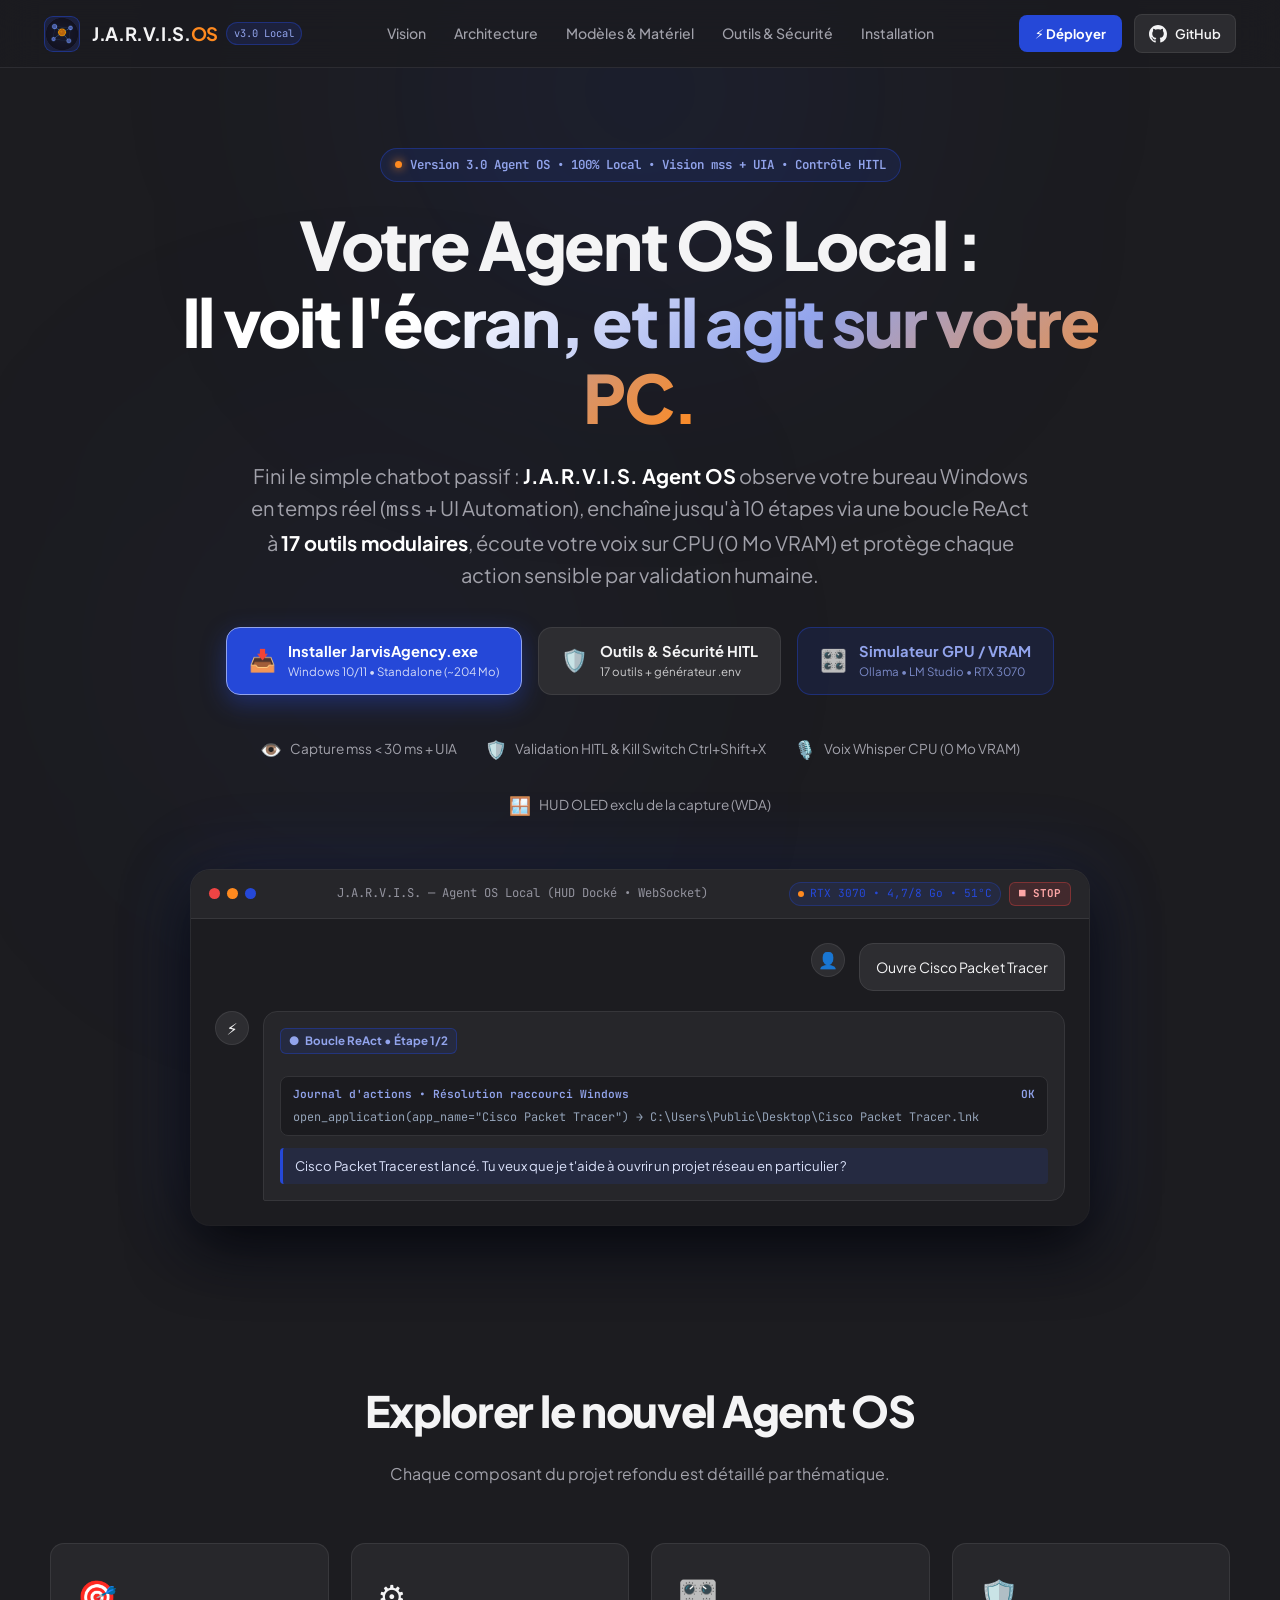
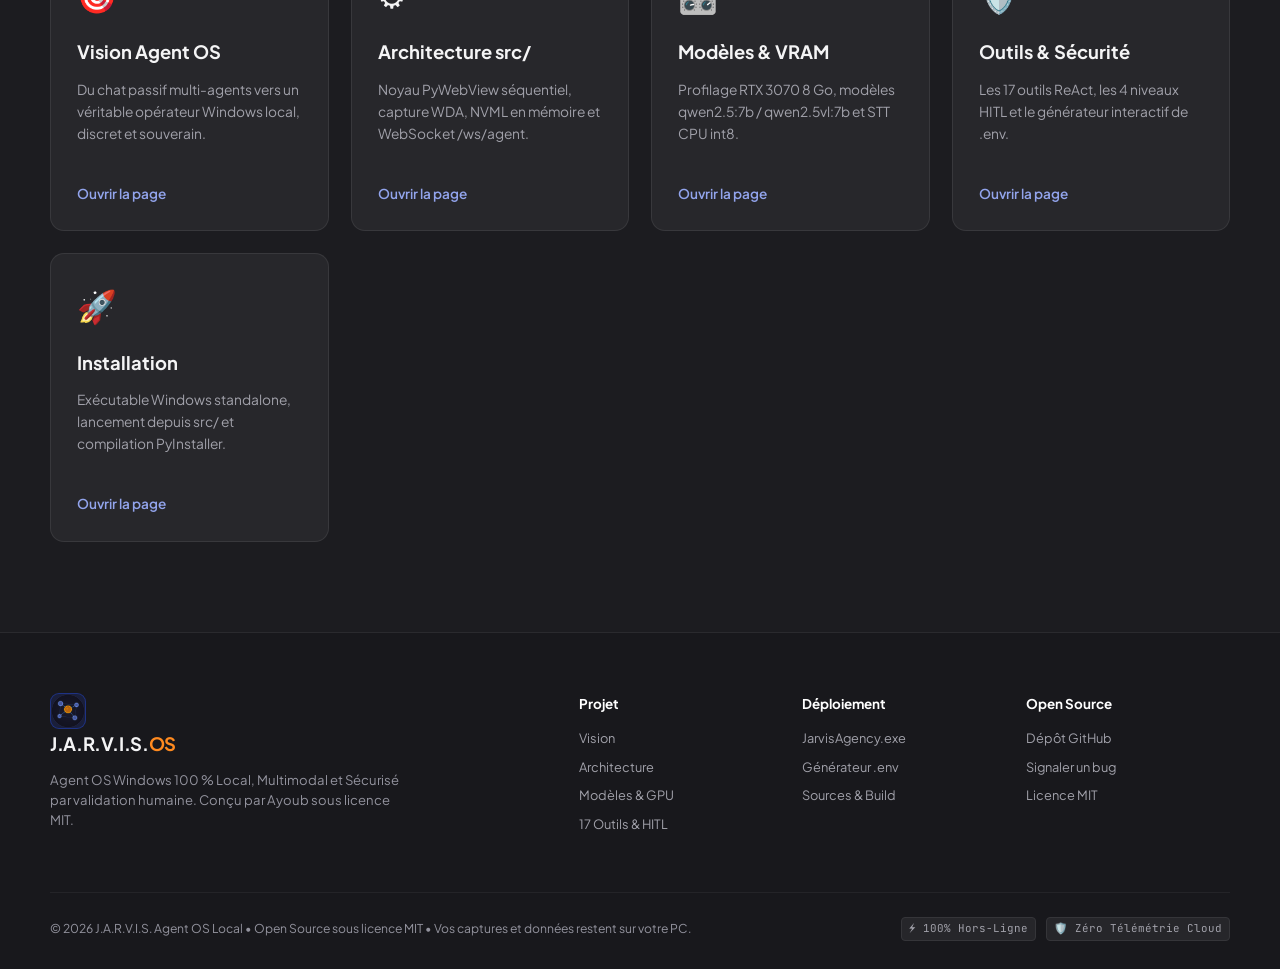
<file: index.html>
<!DOCTYPE html>
<html lang="fr" class="dark">
<head>
    <meta charset="UTF-8">
    <meta name="viewport" content="width=device-width, initial-scale=1.0">
    <title>J.A.R.V.I.S. — Agent OS Local Windows 100% Privé</title>
    <meta name="description" content="Agent OS Windows autonome 100% local : capture écran mss + UI Automation, boucle ReAct à 17 outils, voix CPU Faster-Whisper, validation HITL et Kill Switch Ctrl+Shift+X.">
    <meta name="theme-color" content="#1C1C20">
    <link rel="icon" type="image/png" href="assets/favicon.png">
    <link rel="preconnect" href="https://fonts.googleapis.com">
    <link rel="preconnect" href="https://fonts.gstatic.com" crossorigin>
    <link href="https://fonts.googleapis.com/css2?family=Plus+Jakarta+Sans:wght@300;400;500;600;700;800&family=JetBrains+Mono:wght@400;500;600;700&display=swap" rel="stylesheet">
    <link rel="stylesheet" href="style.css">
</head>
<body>

    <div class="ambient-glow glow-top"></div>
    <div class="ambient-glow glow-center"></div>

    <header class="site-header">
        <div class="header-container">
            <a href="index.html" class="brand-link">
                <div class="brand-logo-wrap">
                    <img src="assets/logo.png" alt="Logo J.A.R.V.I.S. Agent OS" class="brand-logo-img">
                </div>
                <div class="brand-text">
                    <span class="brand-name">J.A.R.V.I.S.<span class="text-accent">OS</span></span>
                    <span class="brand-badge">v3.0 Local</span>
                </div>
            </a>

            <nav class="desktop-nav" aria-label="Navigation principale">
                <a href="vision.html" class="nav-item">Vision</a>
                <a href="architecture.html" class="nav-item">Architecture</a>
                <a href="materiel.html" class="nav-item">Modèles & Matériel</a>
                <a href="outils.html" class="nav-item">Outils & Sécurité</a>
                <a href="installation.html" class="nav-item">Installation</a>
            </nav>

            <div class="header-actions">
                <a href="installation.html" class="btn-header-cta"><span>⚡ Déployer</span></a>
                <a href="https://github.com" target="_blank" rel="noopener noreferrer" class="btn-github">
                    <svg viewBox="0 0 24 24" width="18" height="18" fill="currentColor" aria-hidden="true"><path d="M12 0C5.37 0 0 5.37 0 12c0 5.31 3.435 9.795 8.205 11.385.6.105.825-.255.825-.57 0-.285-.015-1.23-.015-2.235-3.015.555-3.795-.735-4.035-1.41-.135-.345-.72-1.41-1.23-1.695-.42-.225-1.02-.78-.015-.795.945-.015 1.62.87 1.845 1.23 1.08 1.815 2.805 1.305 3.495.99.105-.78.42-1.305.765-1.605-2.67-.3-5.46-1.335-5.46-5.925 0-1.305.465-2.385 1.23-3.225-.12-.3-.54-1.53.12-3.18 0 0 1.005-.315 3.3 1.23.96-.27 1.98-.405 3-.405s2.04.135 3 .405c2.295-1.56 3.3-1.23 3.3-1.23.66 1.65.24 2.88.12 3.18.765.84 1.23 1.905 1.23 3.225 0 4.605-2.805 5.625-5.475 5.925.435.375.81 1.095.81 2.22 0 1.605-.015 2.895-.015 3.3 0 .315.225.69.825.57A12.02 12.02 0 0024 12c0-6.63-5.37-12-12-12z"/></svg>
                    <span>GitHub</span>
                </a>
            </div>

            <button type="button" class="mobile-toggle" id="btnMobileToggle" aria-label="Ouvrir le menu" aria-expanded="false" aria-controls="mobileNav">
                <span></span><span></span><span></span>
            </button>
        </div>
        <nav class="mobile-nav" id="mobileNav" aria-label="Menu mobile" hidden>
            <a href="vision.html" class="mobile-nav-item">Vision</a>
            <a href="architecture.html" class="mobile-nav-item">Architecture</a>
            <a href="materiel.html" class="mobile-nav-item">Modèles & Matériel</a>
            <a href="outils.html" class="mobile-nav-item">Outils & Sécurité</a>
            <a href="installation.html" class="mobile-nav-item">Installation</a>
            <a href="installation.html" class="mobile-nav-cta">⚡ Déployer</a>
        </nav>
    </header>

    <main>
        <section class="hero-section">
            <div class="hero-container">
                <div class="hero-badge">
                    <span class="badge-dot"></span>
                    <span>Version 3.0 Agent OS • 100% Local • Vision mss + UIA • Contrôle HITL</span>
                </div>

                <h1 class="hero-title">
                    Votre Agent OS Local : <br>
                    <span class="text-gradient">Il voit l'écran, et il agit sur votre PC.</span>
                </h1>

                <p class="hero-subtitle">
                    Fini le simple chatbot passif : <strong>J.A.R.V.I.S. Agent OS</strong> observe votre bureau Windows en temps réel (<code>mss</code> + UI Automation), enchaîne jusqu'à 10 étapes via une boucle ReAct à <strong>17 outils modulaires</strong>, écoute votre voix sur CPU (0 Mo VRAM) et protège chaque action sensible par validation humaine.
                </p>

                <div class="hero-cta-group">
                    <a href="installation.html" class="btn-primary-hero">
                        <span class="cta-icon">📥</span>
                        <span class="cta-text">
                            <strong>Installer JarvisAgency.exe</strong>
                            <small>Windows 10/11 • Standalone (~204 Mo)</small>
                        </span>
                    </a>
                    <a href="outils.html" class="btn-secondary-hero">
                        <span class="cta-icon">🛡️</span>
                        <span class="cta-text">
                            <strong>Outils & Sécurité HITL</strong>
                            <small>17 outils + générateur .env</small>
                        </span>
                    </a>
                    <a href="materiel.html" class="btn-mobile-hero">
                        <span class="cta-icon">🎛️</span>
                        <span class="cta-text">
                            <strong>Simulateur GPU / VRAM</strong>
                            <small>Ollama • LM Studio • RTX 3070</small>
                        </span>
                    </a>
                </div>

                <div class="hero-keypoints">
                    <div class="keypoint-item">
                        <span class="kp-icon">👁️</span>
                        <span>Capture mss &lt; 30 ms + UIA</span>
                    </div>
                    <div class="keypoint-item">
                        <span class="kp-icon">🛡️</span>
                        <span>Validation HITL & Kill Switch Ctrl+Shift+X</span>
                    </div>
                    <div class="keypoint-item">
                        <span class="kp-icon">🎙️</span>
                        <span>Voix Whisper CPU (0 Mo VRAM)</span>
                    </div>
                    <div class="keypoint-item">
                        <span class="kp-icon">🪟</span>
                        <span>HUD OLED exclu de la capture (WDA)</span>
                    </div>
                </div>

                <!-- LIVE INTERACTIVE AGENT OS HUD MOCKUP -->
                <div class="hero-mockup-wrapper">
                    <div class="mockup-window">
                        <div class="mockup-topbar">
                            <div class="window-dots">
                                <span class="dot red"></span>
                                <span class="dot yellow"></span>
                                <span class="dot green"></span>
                            </div>
                            <div class="mockup-title">J.A.R.V.I.S. — Agent OS Local (HUD Docké • WebSocket)</div>
                            <div style="display:flex;align-items:center;gap:8px;">
                                <div class="mockup-status-pill">
                                    <span class="pulse-green"></span>
                                    <span>RTX 3070 • 4,7/8 Go • 51°C</span>
                                </div>
                                <span class="hero-mockup-stop">■ STOP</span>
                            </div>
                        </div>

                        <div class="mockup-chat-body" id="heroChatBody">
                            <div class="mockup-msg user">
                                <div class="msg-avatar-chip">👤</div>
                                <div class="msg-bubble">Ouvre Cisco Packet Tracer</div>
                            </div>

                            <div class="mockup-msg assistant">
                                <div class="msg-avatar-chip">⚡</div>
                                <div class="msg-bubble">
                                    <div class="auto-route-badge-demo">
                                        <span class="bolt">●</span>
                                        <span><strong>Boucle ReAct • Étape 1/2</strong></span>
                                    </div>
                                    <div class="action-log-preview">
                                        <div class="action-log-head"><span>Journal d'actions • Résolution raccourci Windows</span><span>OK</span></div>
                                        <div>open_application(app_name="Cisco Packet Tracer") → C:\Users\Public\Desktop\Cisco Packet Tracer.lnk</div>
                                    </div>
                                    <p class="alert-success">Cisco Packet Tracer est lancé. Tu veux que je t'aide à ouvrir un projet réseau en particulier ?</p>
                                </div>
                            </div>
                        </div>
                    </div>
                </div>
            </div>
        </section>

        <section class="section-block page-explore">
            <div class="section-container">
                <div class="section-head text-center">
                    <h2 class="section-title">Explorer le nouvel Agent OS</h2>
                    <p class="section-desc">Chaque composant du projet refondu est détaillé par thématique.</p>
                </div>
                <div class="arch-grid">
                    <a href="vision.html" class="arch-card page-link-card">
                        <div class="arch-card-icon">🎯</div>
                        <h3 class="arch-card-title">Vision Agent OS</h3>
                        <p class="arch-card-text">Du chat passif multi-agents vers un véritable opérateur Windows local, discret et souverain.</p>
                        <span class="page-link-go">Ouvrir la page</span>
                    </a>
                    <a href="architecture.html" class="arch-card page-link-card">
                        <div class="arch-card-icon">⚙️</div>
                        <h3 class="arch-card-title">Architecture src/</h3>
                        <p class="arch-card-text">Noyau PyWebView séquentiel, capture WDA, NVML en mémoire et WebSocket /ws/agent.</p>
                        <span class="page-link-go">Ouvrir la page</span>
                    </a>
                    <a href="materiel.html" class="arch-card page-link-card">
                        <div class="arch-card-icon">🎛️</div>
                        <h3 class="arch-card-title">Modèles & VRAM</h3>
                        <p class="arch-card-text">Profilage RTX 3070 8 Go, modèles qwen2.5:7b / qwen2.5vl:7b et STT CPU int8.</p>
                        <span class="page-link-go">Ouvrir la page</span>
                    </a>
                    <a href="outils.html" class="arch-card page-link-card">
                        <div class="arch-card-icon">🛡️</div>
                        <h3 class="arch-card-title">Outils & Sécurité</h3>
                        <p class="arch-card-text">Les 17 outils ReAct, les 4 niveaux HITL et le générateur interactif de .env.</p>
                        <span class="page-link-go">Ouvrir la page</span>
                    </a>
                    <a href="installation.html" class="arch-card page-link-card">
                        <div class="arch-card-icon">🚀</div>
                        <h3 class="arch-card-title">Installation</h3>
                        <p class="arch-card-text">Exécutable Windows standalone, lancement depuis src/ et compilation PyInstaller.</p>
                        <span class="page-link-go">Ouvrir la page</span>
                    </a>
                </div>
            </div>
        </section>
    </main>

    <footer class="site-footer">
        <div class="footer-container">
            <div class="footer-top">
                <div class="footer-brand">
                    <div class="brand-logo-wrap">
                        <img src="assets/logo.png" alt="Logo J.A.R.V.I.S. Agent OS" class="brand-logo-img">
                    </div>
                    <span class="brand-name">J.A.R.V.I.S.<span class="text-accent">OS</span></span>
                    <p class="footer-tagline">Agent OS Windows 100 % Local, Multimodal et Sécurisé par validation humaine. Conçu par Ayoub sous licence MIT.</p>
                </div>

                <div class="footer-links-group">
                    <div class="footer-col">
                        <h4>Projet</h4>
                        <a href="vision.html">Vision</a>
                        <a href="architecture.html">Architecture</a>
                        <a href="materiel.html">Modèles & GPU</a>
                        <a href="outils.html">17 Outils & HITL</a>
                    </div>
                    <div class="footer-col">
                        <h4>Déploiement</h4>
                        <a href="installation.html">JarvisAgency.exe</a>
                        <a href="outils.html#env-config">Générateur .env</a>
                        <a href="installation.html">Sources & Build</a>
                    </div>
                    <div class="footer-col">
                        <h4>Open Source</h4>
                        <a href="https://github.com" target="_blank" rel="noopener">Dépôt GitHub</a>
                        <a href="https://github.com" target="_blank" rel="noopener">Signaler un bug</a>
                        <a href="LICENSE" target="_blank" rel="noopener">Licence MIT</a>
                    </div>
                </div>
            </div>

            <div class="footer-bottom">
                <p>© 2026 J.A.R.V.I.S. Agent OS Local • Open Source sous licence MIT • Vos captures et données restent sur votre PC.</p>
                <div class="footer-meta-badges">
                    <span class="badge-mini">⚡ 100% Hors-Ligne</span>
                    <span class="badge-mini">🛡️ Zéro Télémétrie Cloud</span>
                </div>
            </div>
        </div>
    </footer>

    <script src="app.js"></script>
</body>
</html>
</file>
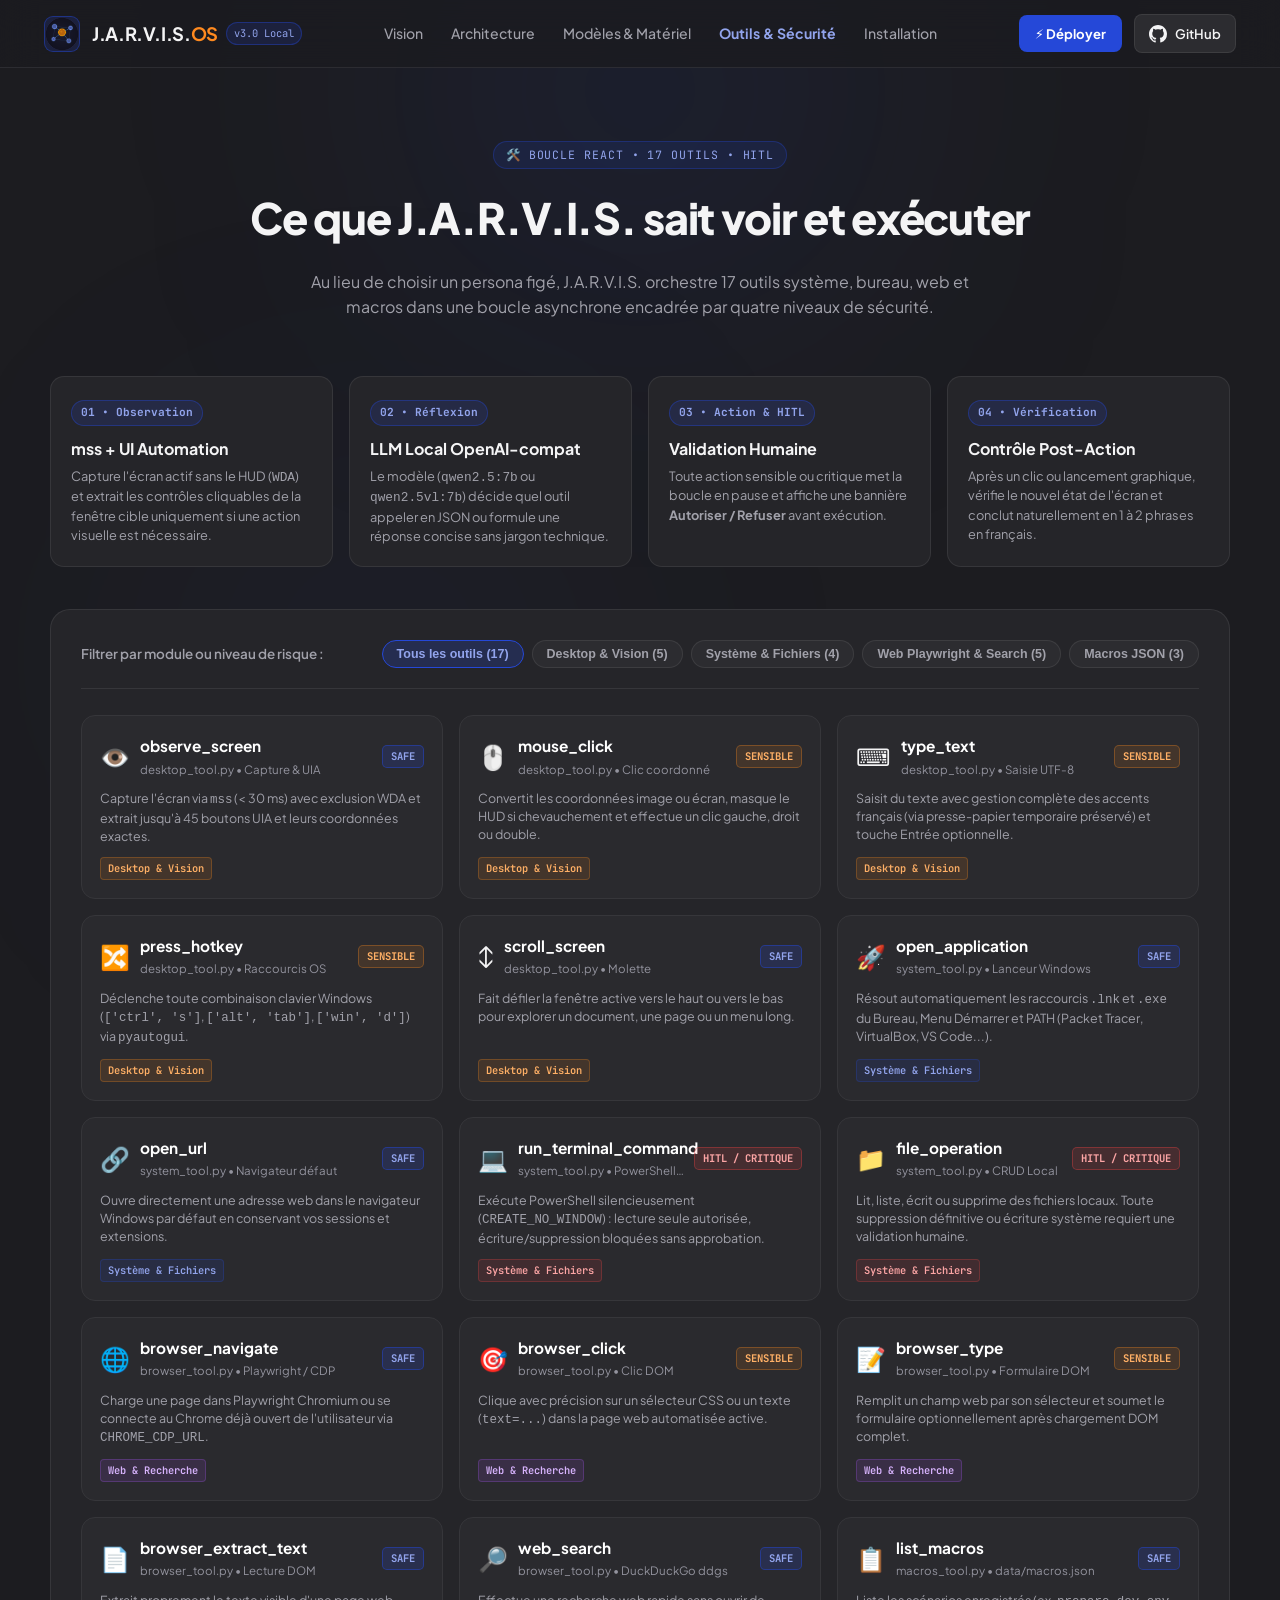
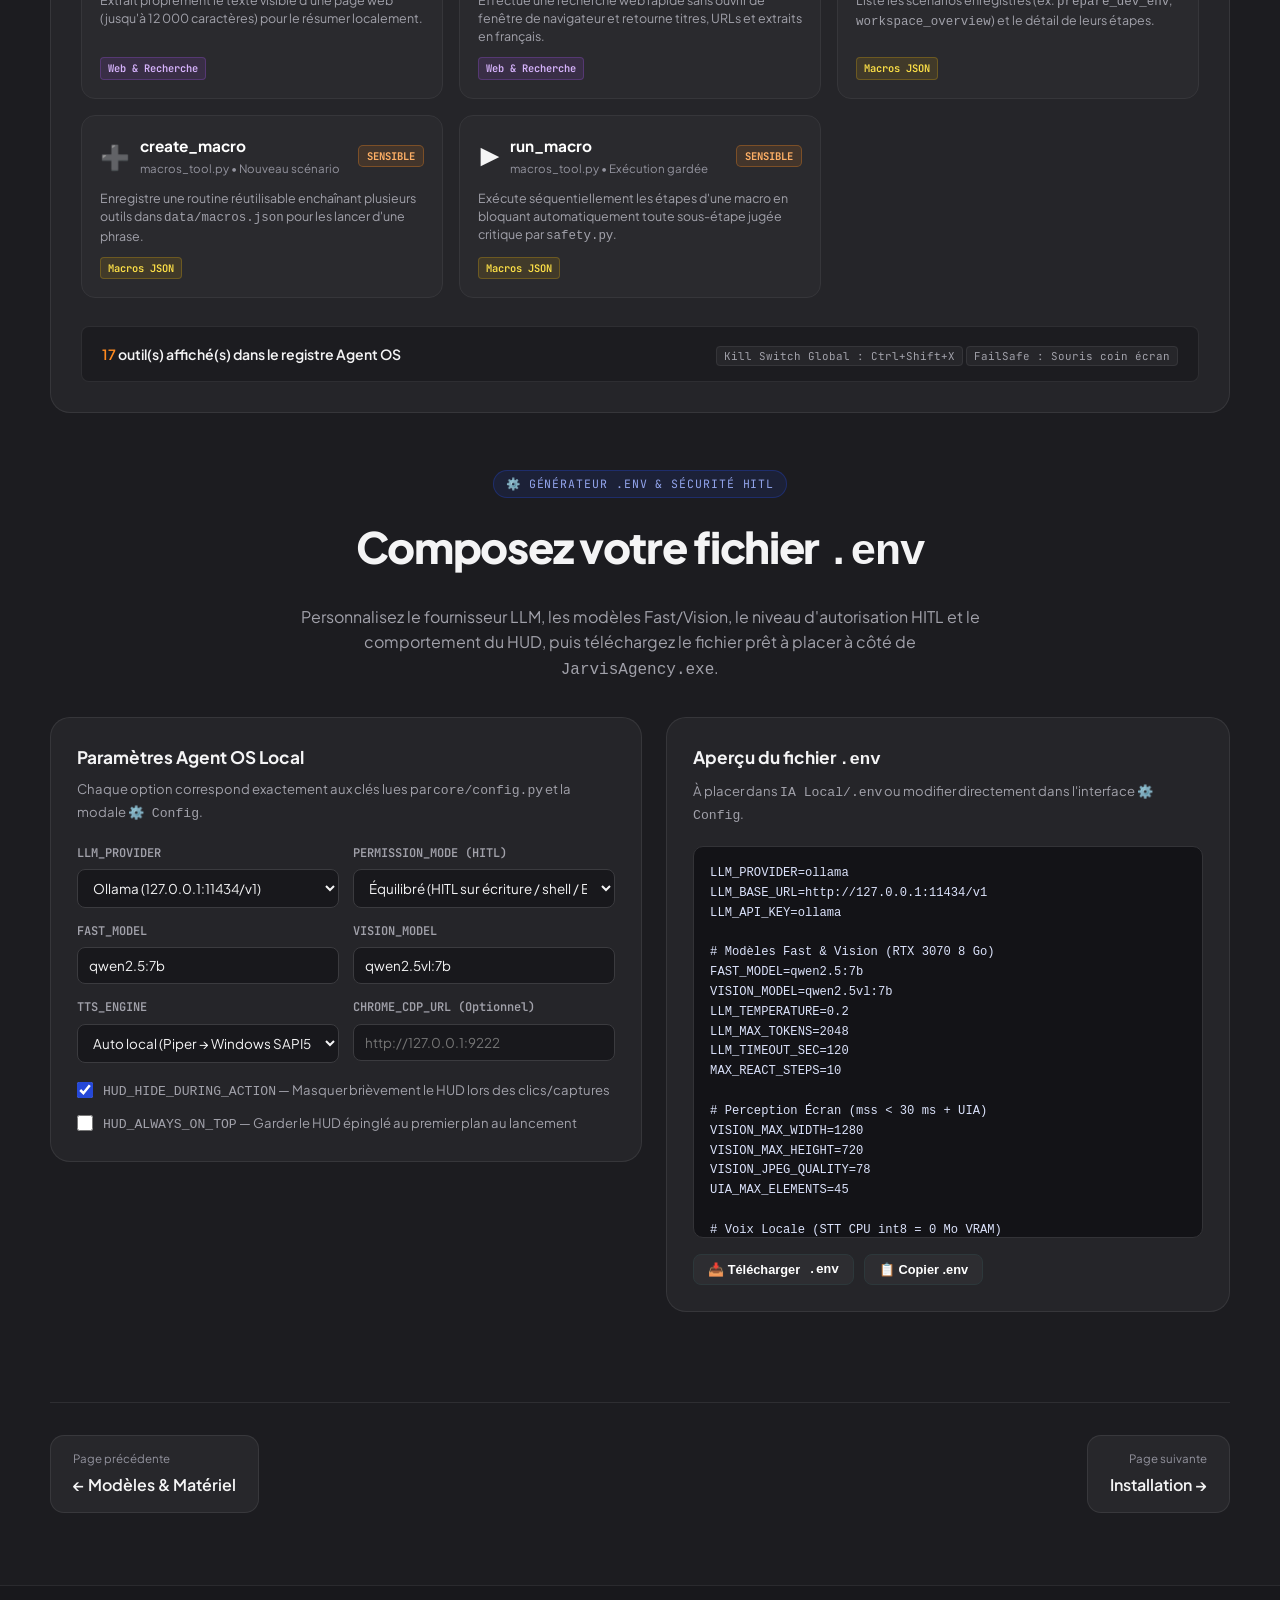
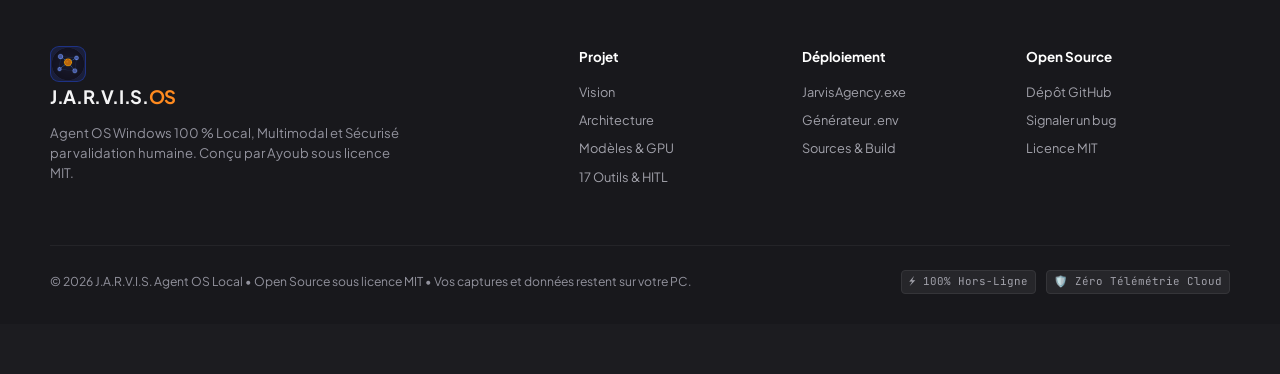
<file: agents.html>
<!DOCTYPE html>
<html lang="fr" class="dark">
<head>
    <meta charset="UTF-8">
    <meta http-equiv="refresh" content="0; url=outils.html">
    <title>Redirection — J.A.R.V.I.S. Agent OS Local</title>
    <link rel="stylesheet" href="style.css">
</head>
<body style="display:flex;align-items:center;justify-content:center;min-height:100vh;padding:24px;text-align:center;">
    <div>
        <p style="margin-bottom:14px;color:#a1a1aa;">Le studio multi-agents a évolué vers <strong>J.A.R.V.I.S. Agent OS</strong> (boucle ReAct unifiée à 17 outils).</p>
        <a href="outils.html" class="btn-header-cta">Accéder à Outils & Sécurité →</a>
    </div>
</body>
</html>
</file>
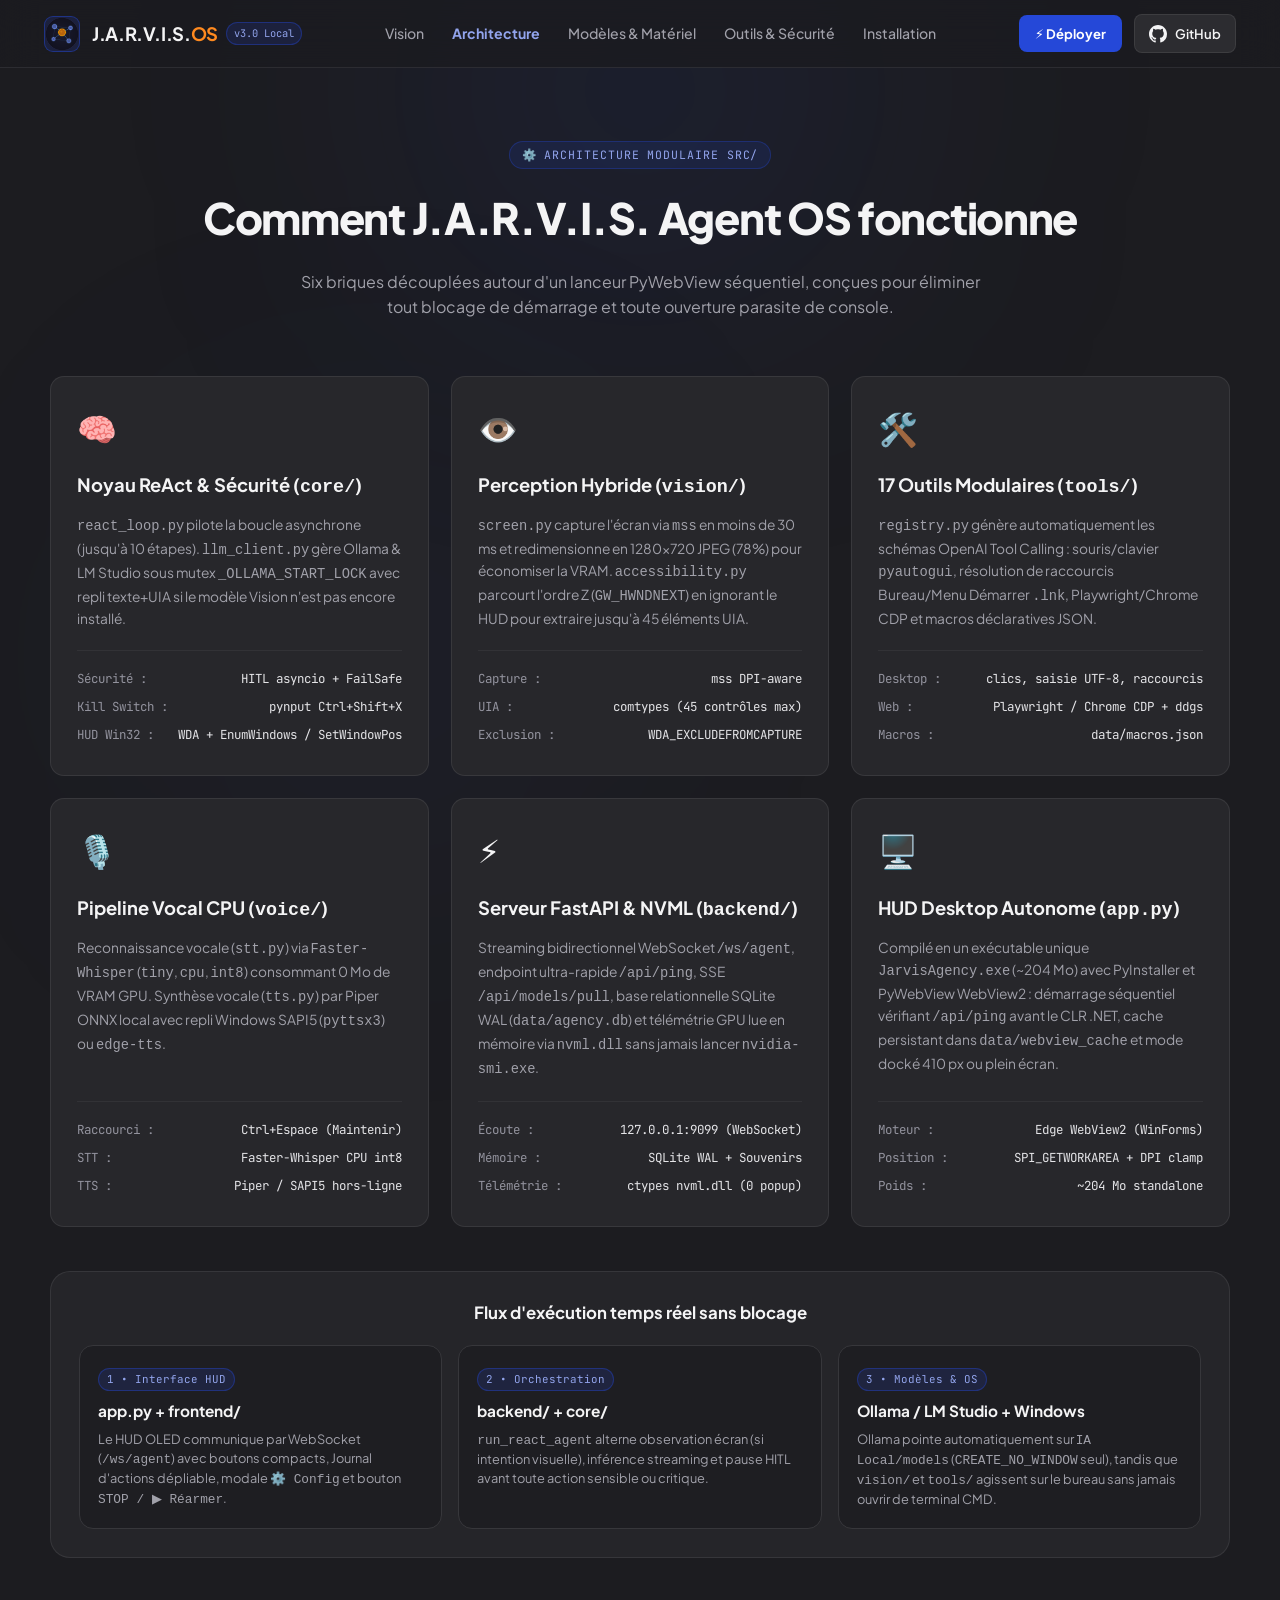
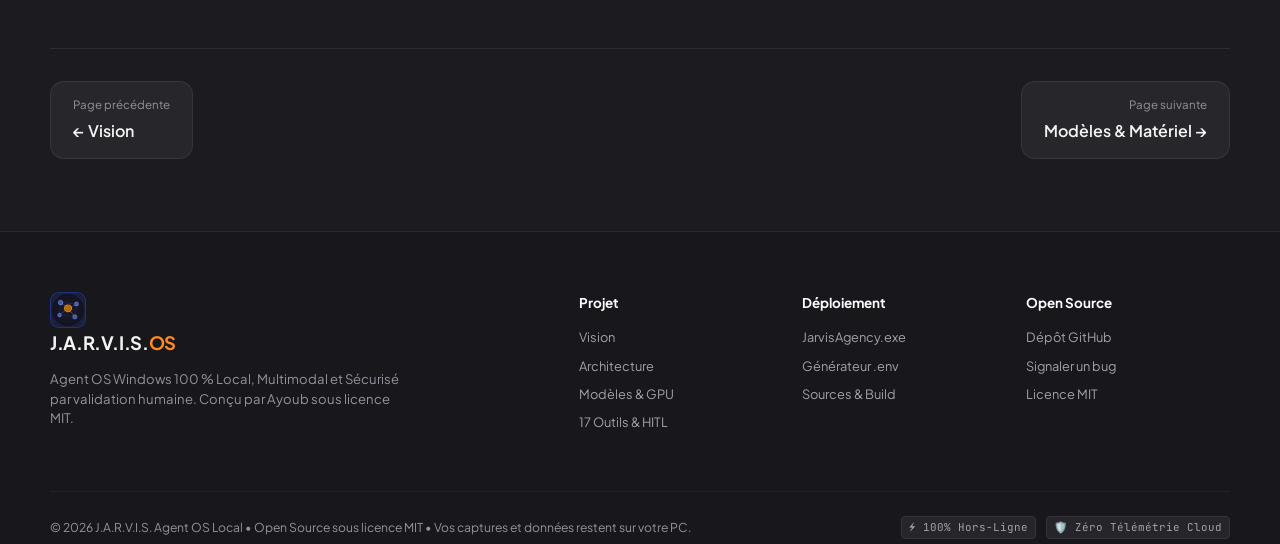
<file: architecture.html>
<!DOCTYPE html>
<html lang="fr" class="dark">
<head>
    <meta charset="UTF-8">
    <meta name="viewport" content="width=device-width, initial-scale=1.0">
    <title>Architecture src/ — J.A.R.V.I.S. Agent OS Local</title>
    <meta name="description" content="Architecture modulaire du projet remodelé : core ReAct, vision mss + UIA Z-order, 17 outils, voix CPU int8, backend FastAPI NVML et HUD PyWebView.">
    <meta name="theme-color" content="#1C1C20">
    <link rel="icon" type="image/png" href="assets/favicon.png">
    <link rel="preconnect" href="https://fonts.googleapis.com">
    <link rel="preconnect" href="https://fonts.gstatic.com" crossorigin>
    <link href="https://fonts.googleapis.com/css2?family=Plus+Jakarta+Sans:wght@300;400;500;600;700;800&family=JetBrains+Mono:wght@400;500;600;700&display=swap" rel="stylesheet">
    <link rel="stylesheet" href="style.css">
</head>
<body>

    <div class="ambient-glow glow-top"></div>
    <div class="ambient-glow glow-center"></div>

    <header class="site-header">
        <div class="header-container">
            <a href="index.html" class="brand-link">
                <div class="brand-logo-wrap">
                    <img src="assets/logo.png" alt="Logo J.A.R.V.I.S. Agent OS" class="brand-logo-img">
                </div>
                <div class="brand-text">
                    <span class="brand-name">J.A.R.V.I.S.<span class="text-accent">OS</span></span>
                    <span class="brand-badge">v3.0 Local</span>
                </div>
            </a>

            <nav class="desktop-nav" aria-label="Navigation principale">
                <a href="vision.html" class="nav-item">Vision</a>
                <a href="architecture.html" class="nav-item" aria-current="page">Architecture</a>
                <a href="materiel.html" class="nav-item">Modèles & Matériel</a>
                <a href="outils.html" class="nav-item">Outils & Sécurité</a>
                <a href="installation.html" class="nav-item">Installation</a>
            </nav>

            <div class="header-actions">
                <a href="installation.html" class="btn-header-cta"><span>⚡ Déployer</span></a>
                <a href="https://github.com" target="_blank" rel="noopener noreferrer" class="btn-github">
                    <svg viewBox="0 0 24 24" width="18" height="18" fill="currentColor" aria-hidden="true"><path d="M12 0C5.37 0 0 5.37 0 12c0 5.31 3.435 9.795 8.205 11.385.6.105.825-.255.825-.57 0-.285-.015-1.23-.015-2.235-3.015.555-3.795-.735-4.035-1.41-.135-.345-.72-1.41-1.23-1.695-.42-.225-1.02-.78-.015-.795.945-.015 1.62.87 1.845 1.23 1.08 1.815 2.805 1.305 3.495.99.105-.78.42-1.305.765-1.605-2.67-.3-5.46-1.335-5.46-5.925 0-1.305.465-2.385 1.23-3.225-.12-.3-.54-1.53.12-3.18 0 0 1.005-.315 3.3 1.23.96-.27 1.98-.405 3-.405s2.04.135 3 .405c2.295-1.56 3.3-1.23 3.3-1.23.66 1.65.24 2.88.12 3.18.765.84 1.23 1.905 1.23 3.225 0 4.605-2.805 5.625-5.475 5.925.435.375.81 1.095.81 2.22 0 1.605-.015 2.895-.015 3.3 0 .315.225.69.825.57A12.02 12.02 0 0024 12c0-6.63-5.37-12-12-12z"/></svg>
                    <span>GitHub</span>
                </a>
            </div>

            <button type="button" class="mobile-toggle" id="btnMobileToggle" aria-label="Ouvrir le menu" aria-expanded="false" aria-controls="mobileNav">
                <span></span><span></span><span></span>
            </button>
        </div>
        <nav class="mobile-nav" id="mobileNav" aria-label="Menu mobile" hidden>
            <a href="vision.html" class="mobile-nav-item">Vision</a>
            <a href="architecture.html" class="mobile-nav-item" aria-current="page">Architecture</a>
            <a href="materiel.html" class="mobile-nav-item">Modèles & Matériel</a>
            <a href="outils.html" class="mobile-nav-item">Outils & Sécurité</a>
            <a href="installation.html" class="mobile-nav-item">Installation</a>
            <a href="installation.html" class="mobile-nav-cta">⚡ Déployer</a>
        </nav>
    </header>

    <main>
        <section class="section-block page-first" id="architecture">
            <div class="section-container">
                <div class="section-head text-center">
                    <div class="subhead-pill">⚙️ Architecture Modulaire src/</div>
                    <h2 class="section-title">Comment J.A.R.V.I.S. Agent OS fonctionne</h2>
                    <p class="section-desc">Six briques découplées autour d'un lanceur PyWebView séquentiel, conçues pour éliminer tout blocage de démarrage et toute ouverture parasite de console.</p>
                </div>

                <div class="arch-grid arch-grid-3">
                    <div class="arch-card">
                        <div class="arch-card-icon">🧠</div>
                        <h3 class="arch-card-title">Noyau ReAct & Sécurité (<code>core/</code>)</h3>
                        <p class="arch-card-text">
                            <code>react_loop.py</code> pilote la boucle asynchrone (jusqu'à 10 étapes). <code>llm_client.py</code> gère Ollama & LM Studio sous mutex <code>_OLLAMA_START_LOCK</code> avec repli texte+UIA si le modèle Vision n'est pas encore installé.
                        </p>
                        <ul class="arch-specs">
                            <li><span>Sécurité :</span> HITL asyncio + FailSafe</li>
                            <li><span>Kill Switch :</span> pynput Ctrl+Shift+X</li>
                            <li><span>HUD Win32 :</span> WDA + EnumWindows / SetWindowPos</li>
                        </ul>
                    </div>

                    <div class="arch-card">
                        <div class="arch-card-icon">👁️</div>
                        <h3 class="arch-card-title">Perception Hybride (<code>vision/</code>)</h3>
                        <p class="arch-card-text">
                            <code>screen.py</code> capture l'écran via <code>mss</code> en moins de 30 ms et redimensionne en 1280×720 JPEG (78%) pour économiser la VRAM. <code>accessibility.py</code> parcourt l'ordre Z (<code>GW_HWNDNEXT</code>) en ignorant le HUD pour extraire jusqu'à 45 éléments UIA.
                        </p>
                        <ul class="arch-specs">
                            <li><span>Capture :</span> mss DPI-aware</li>
                            <li><span>UIA :</span> comtypes (45 contrôles max)</li>
                            <li><span>Exclusion :</span> WDA_EXCLUDEFROMCAPTURE</li>
                        </ul>
                    </div>

                    <div class="arch-card">
                        <div class="arch-card-icon">🛠️</div>
                        <h3 class="arch-card-title">17 Outils Modulaires (<code>tools/</code>)</h3>
                        <p class="arch-card-text">
                            <code>registry.py</code> génère automatiquement les schémas OpenAI Tool Calling : souris/clavier <code>pyautogui</code>, résolution de raccourcis Bureau/Menu Démarrer <code>.lnk</code>, Playwright/Chrome CDP et macros déclaratives JSON.
                        </p>
                        <ul class="arch-specs">
                            <li><span>Desktop :</span> clics, saisie UTF-8, raccourcis</li>
                            <li><span>Web :</span> Playwright / Chrome CDP + ddgs</li>
                            <li><span>Macros :</span> data/macros.json</li>
                        </ul>
                    </div>

                    <div class="arch-card">
                        <div class="arch-card-icon">🎙️</div>
                        <h3 class="arch-card-title">Pipeline Vocal CPU (<code>voice/</code>)</h3>
                        <p class="arch-card-text">
                            Reconnaissance vocale (<code>stt.py</code>) via <code>Faster-Whisper</code> (<code>tiny</code>, <code>cpu</code>, <code>int8</code>) consommant 0 Mo de VRAM GPU. Synthèse vocale (<code>tts.py</code>) par Piper ONNX local avec repli Windows SAPI5 (<code>pyttsx3</code>) ou <code>edge-tts</code>.
                        </p>
                        <ul class="arch-specs">
                            <li><span>Raccourci :</span> Ctrl+Espace (Maintenir)</li>
                            <li><span>STT :</span> Faster-Whisper CPU int8</li>
                            <li><span>TTS :</span> Piper / SAPI5 hors-ligne</li>
                        </ul>
                    </div>

                    <div class="arch-card">
                        <div class="arch-card-icon">⚡</div>
                        <h3 class="arch-card-title">Serveur FastAPI & NVML (<code>backend/</code>)</h3>
                        <p class="arch-card-text">
                            Streaming bidirectionnel WebSocket <code>/ws/agent</code>, endpoint ultra-rapide <code>/api/ping</code>, SSE <code>/api/models/pull</code>, base relationnelle SQLite WAL (<code>data/agency.db</code>) et télémétrie GPU lue en mémoire via <code>nvml.dll</code> sans jamais lancer <code>nvidia-smi.exe</code>.
                        </p>
                        <ul class="arch-specs">
                            <li><span>Écoute :</span> 127.0.0.1:9099 (WebSocket)</li>
                            <li><span>Mémoire :</span> SQLite WAL + Souvenirs</li>
                            <li><span>Télémétrie :</span> ctypes nvml.dll (0 popup)</li>
                        </ul>
                    </div>

                    <div class="arch-card">
                        <div class="arch-card-icon">🖥️</div>
                        <h3 class="arch-card-title">HUD Desktop Autonome (<code>app.py</code>)</h3>
                        <p class="arch-card-text">
                            Compilé en un exécutable unique <code>JarvisAgency.exe</code> (~204 Mo) avec PyInstaller et PyWebView WebView2 : démarrage séquentiel vérifiant <code>/api/ping</code> avant le CLR .NET, cache persistant dans <code>data/webview_cache</code> et mode docké 410 px ou plein écran.
                        </p>
                        <ul class="arch-specs">
                            <li><span>Moteur :</span> Edge WebView2 (WinForms)</li>
                            <li><span>Position :</span> SPI_GETWORKAREA + DPI clamp</li>
                            <li><span>Poids :</span> ~204 Mo standalone</li>
                        </ul>
                    </div>
                </div>

                <div class="arch-flow-wrap">
                    <h3 class="arch-flow-title">Flux d'exécution temps réel sans blocage</h3>
                    <div class="arch-flow-grid">
                        <div class="arch-node">
                            <span class="arch-node-tag">1 • Interface HUD</span>
                            <h4>app.py + frontend/</h4>
                            <p>Le HUD OLED communique par WebSocket (<code>/ws/agent</code>) avec boutons compacts, Journal d'actions dépliable, modale <code>⚙️ Config</code> et bouton <code>STOP / ▶ Réarmer</code>.</p>
                        </div>
                        <div class="arch-node">
                            <span class="arch-node-tag">2 • Orchestration</span>
                            <h4>backend/ + core/</h4>
                            <p><code>run_react_agent</code> alterne observation écran (si intention visuelle), inférence streaming et pause HITL avant toute action sensible ou critique.</p>
                        </div>
                        <div class="arch-node">
                            <span class="arch-node-tag">3 • Modèles & OS</span>
                            <h4>Ollama / LM Studio + Windows</h4>
                            <p>Ollama pointe automatiquement sur <code>IA Local/models</code> (<code>CREATE_NO_WINDOW</code> seul), tandis que <code>vision/</code> et <code>tools/</code> agissent sur le bureau sans jamais ouvrir de terminal CMD.</p>
                        </div>
                    </div>
                </div>
            </div>
        </section>
    </main>

    <nav class="pager" aria-label="Navigation entre les pages">
        <div class="pager-inner"><a href="vision.html" class="pager-link prev"><small>Page précédente</small><span>← Vision</span></a><a href="materiel.html" class="pager-link next"><small>Page suivante</small><span>Modèles & Matériel →</span></a></div>
    </nav>

    <footer class="site-footer">
        <div class="footer-container">
            <div class="footer-top">
                <div class="footer-brand">
                    <div class="brand-logo-wrap">
                        <img src="assets/logo.png" alt="Logo J.A.R.V.I.S. Agent OS" class="brand-logo-img">
                    </div>
                    <span class="brand-name">J.A.R.V.I.S.<span class="text-accent">OS</span></span>
                    <p class="footer-tagline">Agent OS Windows 100 % Local, Multimodal et Sécurisé par validation humaine. Conçu par Ayoub sous licence MIT.</p>
                </div>

                <div class="footer-links-group">
                    <div class="footer-col">
                        <h4>Projet</h4>
                        <a href="vision.html">Vision</a>
                        <a href="architecture.html">Architecture</a>
                        <a href="materiel.html">Modèles & GPU</a>
                        <a href="outils.html">17 Outils & HITL</a>
                    </div>
                    <div class="footer-col">
                        <h4>Déploiement</h4>
                        <a href="installation.html">JarvisAgency.exe</a>
                        <a href="outils.html#env-config">Générateur .env</a>
                        <a href="installation.html">Sources & Build</a>
                    </div>
                    <div class="footer-col">
                        <h4>Open Source</h4>
                        <a href="https://github.com" target="_blank" rel="noopener">Dépôt GitHub</a>
                        <a href="https://github.com" target="_blank" rel="noopener">Signaler un bug</a>
                        <a href="LICENSE" target="_blank" rel="noopener">Licence MIT</a>
                    </div>
                </div>
            </div>

            <div class="footer-bottom">
                <p>© 2026 J.A.R.V.I.S. Agent OS Local • Open Source sous licence MIT • Vos captures et données restent sur votre PC.</p>
                <div class="footer-meta-badges">
                    <span class="badge-mini">⚡ 100% Hors-Ligne</span>
                    <span class="badge-mini">🛡️ Zéro Télémétrie Cloud</span>
                </div>
            </div>
        </div>
    </footer>

    <script src="app.js"></script>
</body>
</html>
</file>
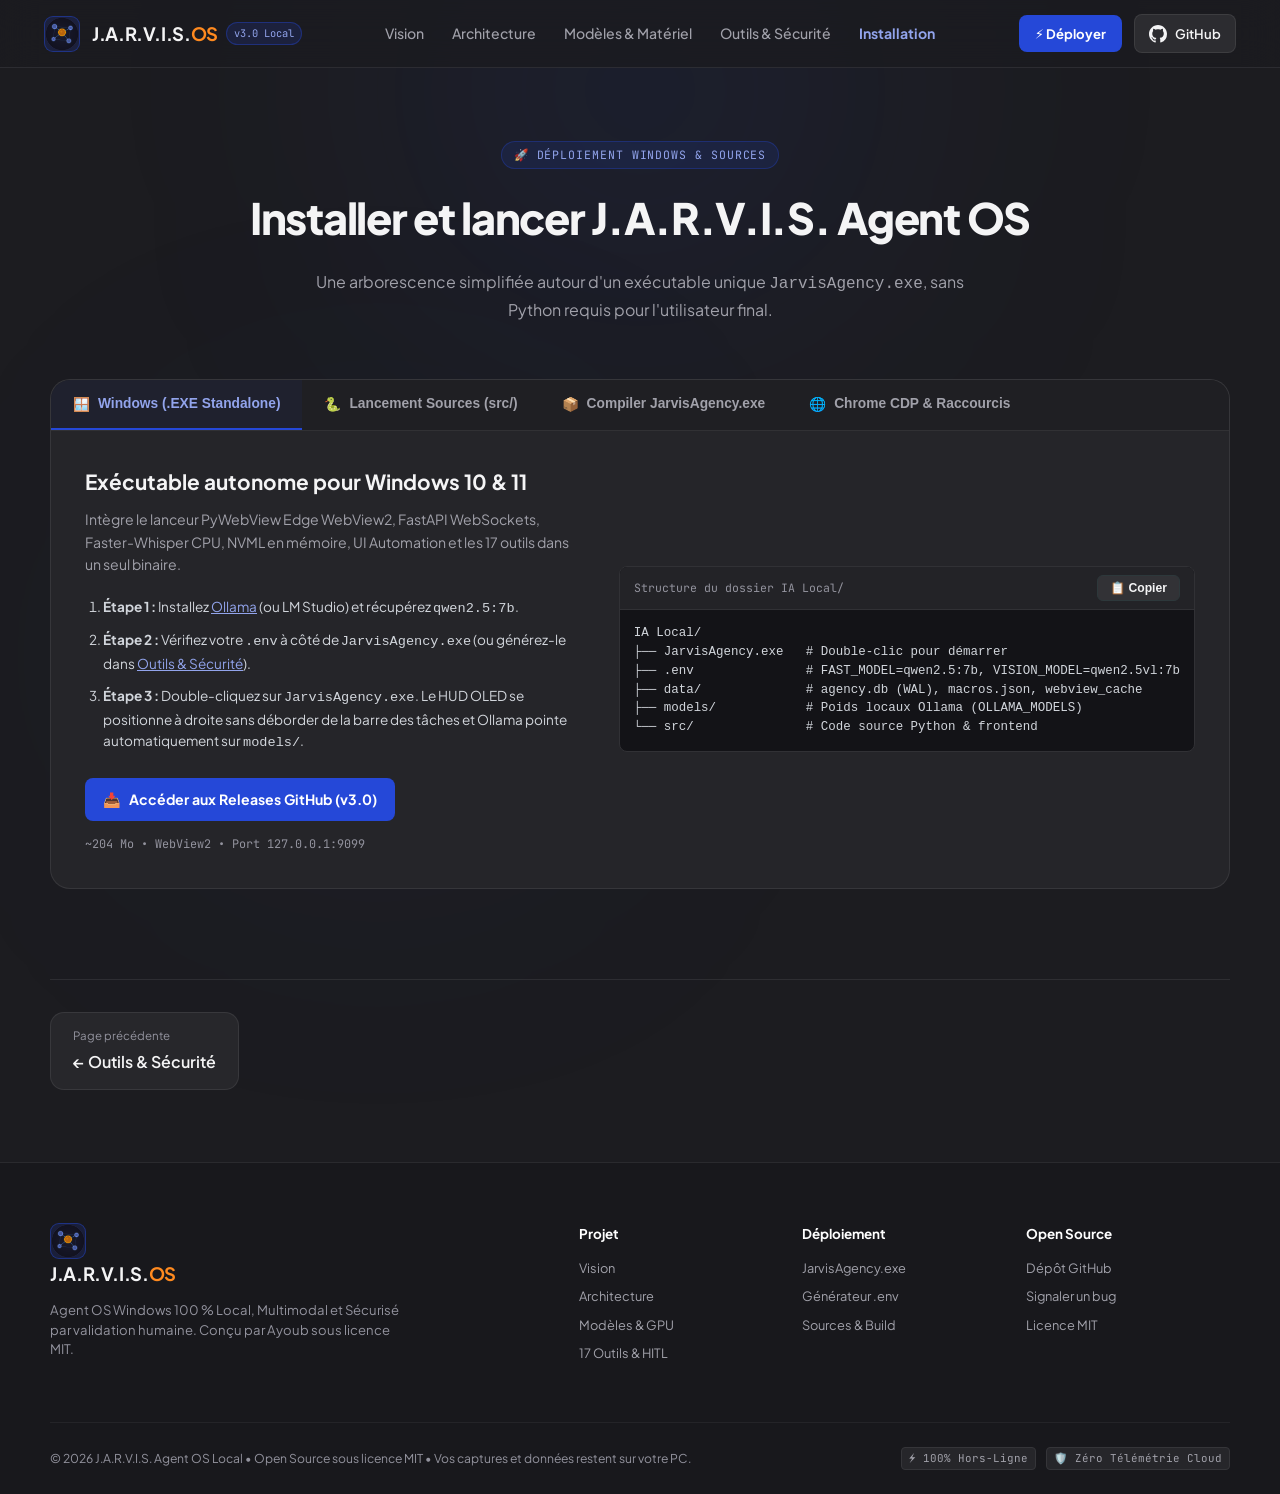
<file: installation.html>
<!DOCTYPE html>
<html lang="fr" class="dark">
<head>
    <meta charset="UTF-8">
    <meta name="viewport" content="width=device-width, initial-scale=1.0">
    <title>Installation — J.A.R.V.I.S. Agent OS Local</title>
    <meta name="description" content="Déployer JarvisAgency.exe sur Windows 10/11, lancer depuis src/ ou recompiler avec PyInstaller.">
    <meta name="theme-color" content="#1C1C20">
    <link rel="icon" type="image/png" href="assets/favicon.png">
    <link rel="preconnect" href="https://fonts.googleapis.com">
    <link rel="preconnect" href="https://fonts.gstatic.com" crossorigin>
    <link href="https://fonts.googleapis.com/css2?family=Plus+Jakarta+Sans:wght@300;400;500;600;700;800&family=JetBrains+Mono:wght@400;500;600;700&display=swap" rel="stylesheet">
    <link rel="stylesheet" href="style.css">
</head>
<body>

    <div class="ambient-glow glow-top"></div>
    <div class="ambient-glow glow-center"></div>

    <header class="site-header">
        <div class="header-container">
            <a href="index.html" class="brand-link">
                <div class="brand-logo-wrap">
                    <img src="assets/logo.png" alt="Logo J.A.R.V.I.S. Agent OS" class="brand-logo-img">
                </div>
                <div class="brand-text">
                    <span class="brand-name">J.A.R.V.I.S.<span class="text-accent">OS</span></span>
                    <span class="brand-badge">v3.0 Local</span>
                </div>
            </a>

            <nav class="desktop-nav" aria-label="Navigation principale">
                <a href="vision.html" class="nav-item">Vision</a>
                <a href="architecture.html" class="nav-item">Architecture</a>
                <a href="materiel.html" class="nav-item">Modèles & Matériel</a>
                <a href="outils.html" class="nav-item">Outils & Sécurité</a>
                <a href="installation.html" class="nav-item" aria-current="page">Installation</a>
            </nav>

            <div class="header-actions">
                <a href="installation.html" class="btn-header-cta"><span>⚡ Déployer</span></a>
                <a href="https://github.com" target="_blank" rel="noopener noreferrer" class="btn-github">
                    <svg viewBox="0 0 24 24" width="18" height="18" fill="currentColor" aria-hidden="true"><path d="M12 0C5.37 0 0 5.37 0 12c0 5.31 3.435 9.795 8.205 11.385.6.105.825-.255.825-.57 0-.285-.015-1.23-.015-2.235-3.015.555-3.795-.735-4.035-1.41-.135-.345-.72-1.41-1.23-1.695-.42-.225-1.02-.78-.015-.795.945-.015 1.62.87 1.845 1.23 1.08 1.815 2.805 1.305 3.495.99.105-.78.42-1.305.765-1.605-2.67-.3-5.46-1.335-5.46-5.925 0-1.305.465-2.385 1.23-3.225-.12-.3-.54-1.53.12-3.18 0 0 1.005-.315 3.3 1.23.96-.27 1.98-.405 3-.405s2.04.135 3 .405c2.295-1.56 3.3-1.23 3.3-1.23.66 1.65.24 2.88.12 3.18.765.84 1.23 1.905 1.23 3.225 0 4.605-2.805 5.625-5.475 5.925.435.375.81 1.095.81 2.22 0 1.605-.015 2.895-.015 3.3 0 .315.225.69.825.57A12.02 12.02 0 0024 12c0-6.63-5.37-12-12-12z"/></svg>
                    <span>GitHub</span>
                </a>
            </div>

            <button type="button" class="mobile-toggle" id="btnMobileToggle" aria-label="Ouvrir le menu" aria-expanded="false" aria-controls="mobileNav">
                <span></span><span></span><span></span>
            </button>
        </div>
        <nav class="mobile-nav" id="mobileNav" aria-label="Menu mobile" hidden>
            <a href="vision.html" class="mobile-nav-item">Vision</a>
            <a href="architecture.html" class="mobile-nav-item">Architecture</a>
            <a href="materiel.html" class="mobile-nav-item">Modèles & Matériel</a>
            <a href="outils.html" class="mobile-nav-item">Outils & Sécurité</a>
            <a href="installation.html" class="mobile-nav-item" aria-current="page">Installation</a>
            <a href="installation.html" class="mobile-nav-cta">⚡ Déployer</a>
        </nav>
    </header>

    <main>
        <section class="section-block page-first" id="installation">
            <div class="section-container">
                <div class="section-head text-center">
                    <div class="subhead-pill">🚀 Déploiement Windows & Sources</div>
                    <h2 class="section-title">Installer et lancer J.A.R.V.I.S. Agent OS</h2>
                    <p class="section-desc">Une arborescence simplifiée autour d'un exécutable unique <code>JarvisAgency.exe</code>, sans Python requis pour l'utilisateur final.</p>
                </div>

                <!-- INSTALLATION TABS -->
                <div class="install-tabs-box">
                    <div class="tabs-nav">
                        <button type="button" class="tab-btn active" data-tab="win_exe">
                            <span>🪟</span> Windows (.EXE Standalone)
                        </button>
                        <button type="button" class="tab-btn" data-tab="sources_dev">
                            <span>🐍</span> Lancement Sources (src/)
                        </button>
                        <button type="button" class="tab-btn" data-tab="pyinstaller_build">
                            <span>📦</span> Compiler JarvisAgency.exe
                        </button>
                        <button type="button" class="tab-btn" data-tab="chrome_cdp">
                            <span>🌐</span> Chrome CDP & Raccourcis
                        </button>
                    </div>

                    <!-- TAB 1: WINDOWS EXE -->
                    <div class="tab-content active" id="tab_win_exe">
                        <div class="tab-grid">
                            <div class="tab-desc">
                                <h3>Exécutable autonome pour Windows 10 & 11</h3>
                                <p>Intègre le lanceur PyWebView Edge WebView2, FastAPI WebSockets, Faster-Whisper CPU, NVML en mémoire, UI Automation et les 17 outils dans un seul binaire.</p>

                                <ol class="step-list">
                                    <li>
                                        <strong>Étape 1 :</strong> Installez <a href="https://ollama.com" target="_blank" rel="noopener">Ollama</a> (ou LM Studio) et récupérez <code>qwen2.5:7b</code>.
                                    </li>
                                    <li>
                                        <strong>Étape 2 :</strong> Vérifiez votre <code>.env</code> à côté de <code>JarvisAgency.exe</code> (ou générez-le dans <a href="outils.html#env-config">Outils & Sécurité</a>).
                                    </li>
                                    <li>
                                        <strong>Étape 3 :</strong> Double-cliquez sur <code>JarvisAgency.exe</code>. Le HUD OLED se positionne à droite sans déborder de la barre des tâches et Ollama pointe automatiquement sur <code>models/</code>.
                                    </li>
                                </ol>

                                <div class="download-cta-row">
                                    <a href="https://github.com" target="_blank" rel="noopener" class="btn-download-main">
                                        <span>📥</span> Accéder aux Releases GitHub (v3.0)
                                    </a>
                                    <span class="file-meta">~204 Mo • WebView2 • Port 127.0.0.1:9099</span>
                                </div>
                            </div>

                            <div class="tab-code">
                                <div class="code-box-clean">
                                    <div class="code-box-header"><span>Structure du dossier IA Local/</span></div>
                                    <pre><code>IA Local/
├── JarvisAgency.exe   # Double-clic pour démarrer
├── .env               # FAST_MODEL=qwen2.5:7b, VISION_MODEL=qwen2.5vl:7b
├── data/              # agency.db (WAL), macros.json, webview_cache
├── models/            # Poids locaux Ollama (OLLAMA_MODELS)
└── src/               # Code source Python & frontend</code></pre>
                                </div>
                            </div>
                        </div>
                    </div>

                    <!-- TAB 2: SOURCES PYTHON -->
                    <div class="tab-content" id="tab_sources_dev">
                        <div class="tab-grid">
                            <div class="tab-desc">
                                <h3>Exécuter directement depuis <code>src/</code></h3>
                                <p>Idéal pour modifier les prompts dans <code>core/react_loop.py</code>, ajouter un outil dans <code>tools/</code> ou personnaliser le HUD OLED.</p>

                                <div class="code-box-clean">
                                    <div class="code-box-header"><span>PowerShell depuis src/</span></div>
                                    <pre><code>cd "IA Local\src"
python -m venv .venv
.\.venv\Scripts\Activate.ps1

# Lancer le HUD desktop complet (FastAPI + PyWebView) :
python app.py</code></pre>
                                </div>
                            </div>

                            <div class="tab-code">
                                <div class="code-box-clean">
                                    <div class="code-box-header"><span>Vérifier Ollama & modèles locaux</span></div>
                                    <pre><code># Modèle rapide par défaut :
ollama pull qwen2.5:7b

# Optionnel pour captures écran multimodales :
ollama pull qwen2.5vl:7b

# Vérifier l'API locale :
curl http://127.0.0.1:11434/api/tags</code></pre>
                                </div>
                            </div>
                        </div>
                    </div>

                    <!-- TAB 3: PYINSTALLER BUILD -->
                    <div class="tab-content" id="tab_pyinstaller_build">
                        <div class="tab-grid">
                            <div class="tab-desc">
                                <h3>Recompiler l'exécutable <code>JarvisAgency.exe</code></h3>
                                <p>Le fichier <code>src/JarvisAgency.spec</code> embarque les modules <code>core</code>, <code>vision</code>, <code>tools</code>, <code>voice</code>, <code>backend</code>, <code>frontend</code> et l'icône sans fenêtre console (<code>console=False</code>).</p>

                                <div class="code-box-clean">
                                    <div class="code-box-header"><span>Build PyInstaller</span></div>
                                    <pre><code>Stop-Process -Name "JarvisAgency" -Force -ErrorAction SilentlyContinue
cd "IA Local\src"
.\.venv\Scripts\python.exe -m PyInstaller --noconfirm JarvisAgency.spec
Move-Item -Force .\dist\JarvisAgency.exe ..\JarvisAgency.exe</code></pre>
                                </div>
                            </div>

                            <div class="tab-code">
                                <div class="code-box-clean">
                                    <div class="code-box-header"><span>Points techniques du packaging</span></div>
                                    <pre><code>• Démarrage séquentiel /api/ping -> PyWebView CLR
• Télémétrie GPU directe via nvml.dll (0 popup CMD)
• Ollama lancé avec CREATE_NO_WINDOW seul
• Exclusion capture WDA_EXCLUDEFROMCAPTURE</code></pre>
                                </div>
                            </div>
                        </div>
                    </div>

                    <!-- TAB 4: CHROME CDP & SHORTCUTS -->
                    <div class="tab-content" id="tab_chrome_cdp">
                        <div class="tab-grid">
                            <div class="tab-desc">
                                <h3>Piloter votre Chrome ouvert & Raccourcis HUD</h3>
                                <p>Pour laisser J.A.R.V.I.S. agir dans vos onglets déjà connectés via Playwright, lancez Chrome avec le port de débogage <code>9222</code> et renseignez <code>CHROME_CDP_URL</code> dans <strong>⚙️ Config</strong>.</p>

                                <div class="code-box-clean">
                                    <div class="code-box-header"><span>Lancer Chrome avec port CDP</span></div>
                                    <pre><code>chrome.exe --remote-debugging-port=9222</code></pre>
                                </div>
                            </div>

                            <div class="tab-code">
                                <div class="code-box-clean">
                                    <div class="code-box-header"><span>Raccourcis clavier J.A.R.V.I.S.</span></div>
                                    <pre><code>Ctrl + Espace     : Maintenir pour dicter (Whisper CPU)
Ctrl + Shift + X  : Kill Switch d'urgence global
Bouton ▶ Réarmer  : Réactive l'agent après un STOP
Souris coin (0,0) : FailSafe matériel PyAutoGUI</code></pre>
                                </div>
                            </div>
                        </div>
                    </div>
                </div>
            </div>
        </section>
    </main>

    <nav class="pager" aria-label="Navigation entre les pages">
        <div class="pager-inner"><a href="outils.html" class="pager-link prev"><small>Page précédente</small><span>← Outils & Sécurité</span></a><span></span></div>
    </nav>

    <footer class="site-footer">
        <div class="footer-container">
            <div class="footer-top">
                <div class="footer-brand">
                    <div class="brand-logo-wrap">
                        <img src="assets/logo.png" alt="Logo J.A.R.V.I.S. Agent OS" class="brand-logo-img">
                    </div>
                    <span class="brand-name">J.A.R.V.I.S.<span class="text-accent">OS</span></span>
                    <p class="footer-tagline">Agent OS Windows 100 % Local, Multimodal et Sécurisé par validation humaine. Conçu par Ayoub sous licence MIT.</p>
                </div>

                <div class="footer-links-group">
                    <div class="footer-col">
                        <h4>Projet</h4>
                        <a href="vision.html">Vision</a>
                        <a href="architecture.html">Architecture</a>
                        <a href="materiel.html">Modèles & GPU</a>
                        <a href="outils.html">17 Outils & HITL</a>
                    </div>
                    <div class="footer-col">
                        <h4>Déploiement</h4>
                        <a href="installation.html">JarvisAgency.exe</a>
                        <a href="outils.html#env-config">Générateur .env</a>
                        <a href="installation.html">Sources & Build</a>
                    </div>
                    <div class="footer-col">
                        <h4>Open Source</h4>
                        <a href="https://github.com" target="_blank" rel="noopener">Dépôt GitHub</a>
                        <a href="https://github.com" target="_blank" rel="noopener">Signaler un bug</a>
                        <a href="LICENSE" target="_blank" rel="noopener">Licence MIT</a>
                    </div>
                </div>
            </div>

            <div class="footer-bottom">
                <p>© 2026 J.A.R.V.I.S. Agent OS Local • Open Source sous licence MIT • Vos captures et données restent sur votre PC.</p>
                <div class="footer-meta-badges">
                    <span class="badge-mini">⚡ 100% Hors-Ligne</span>
                    <span class="badge-mini">🛡️ Zéro Télémétrie Cloud</span>
                </div>
            </div>
        </div>
    </footer>

    <script src="app.js"></script>
</body>
</html>
</file>
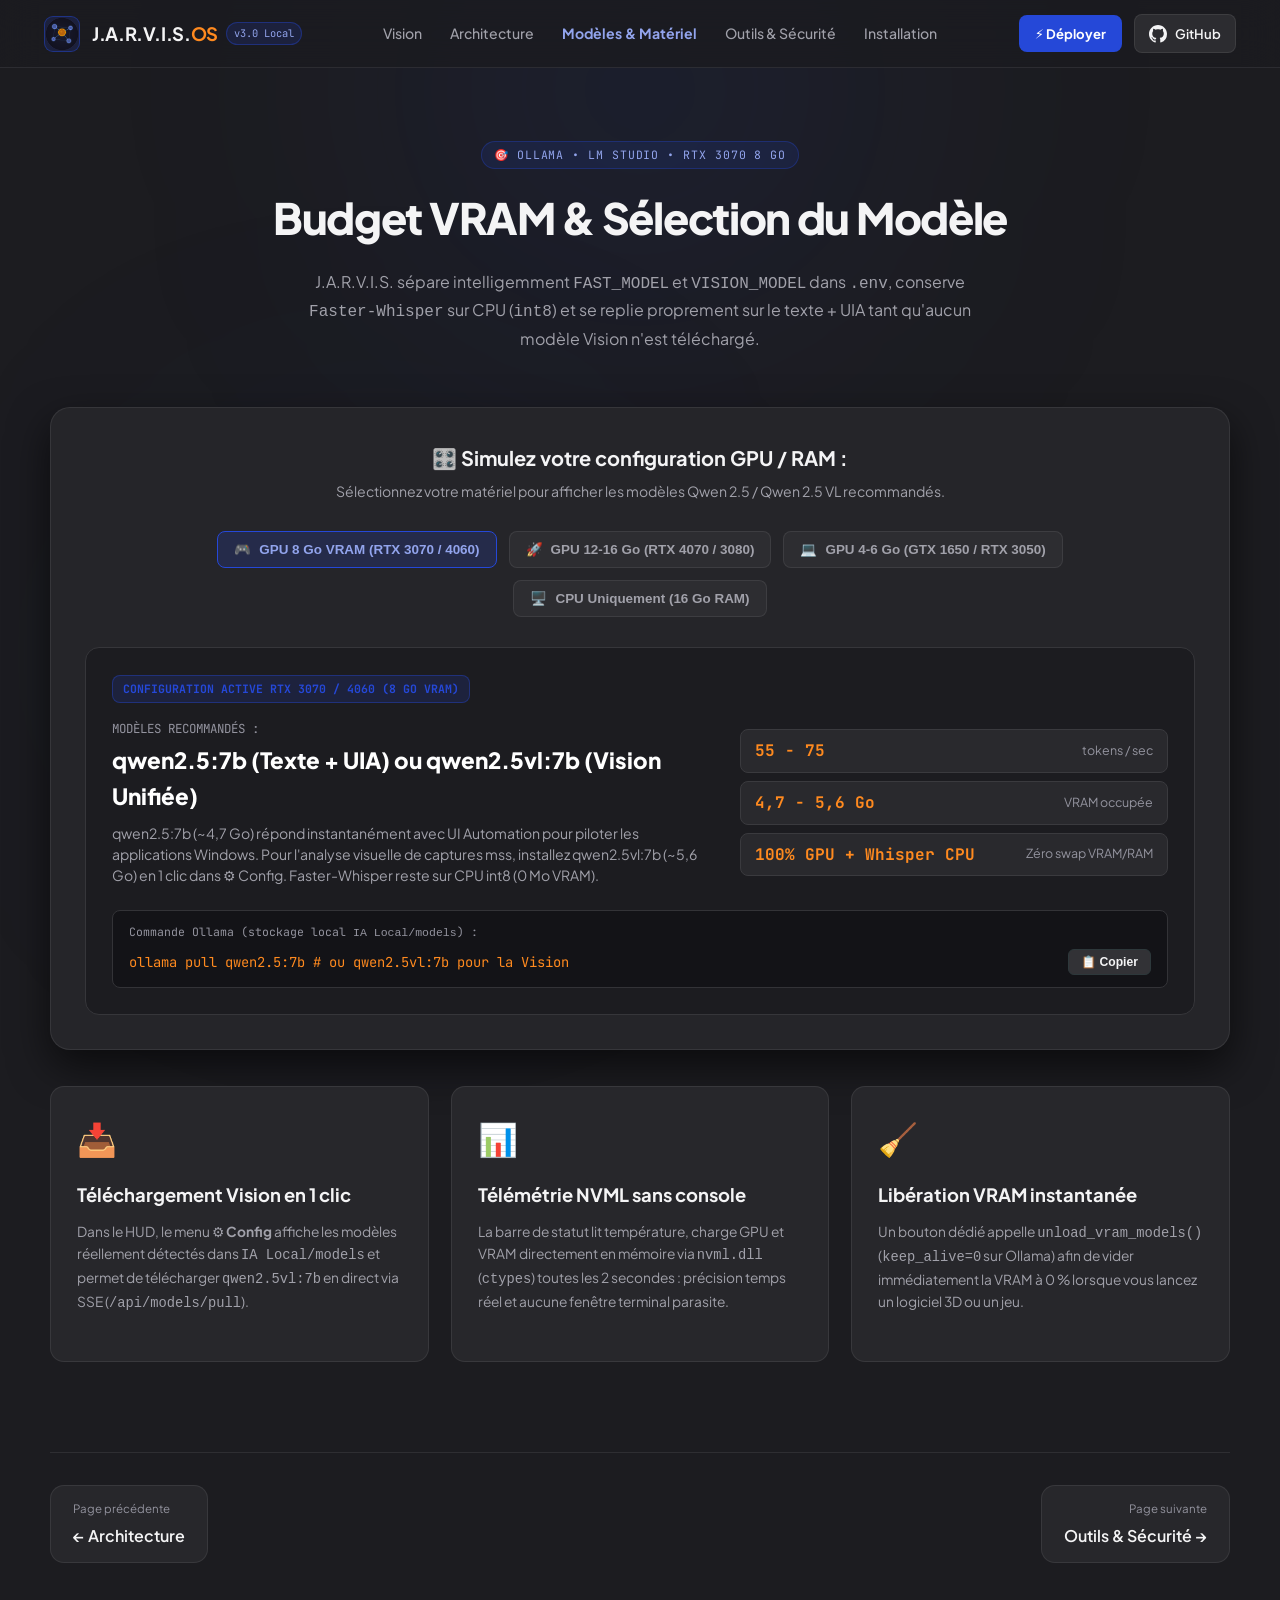
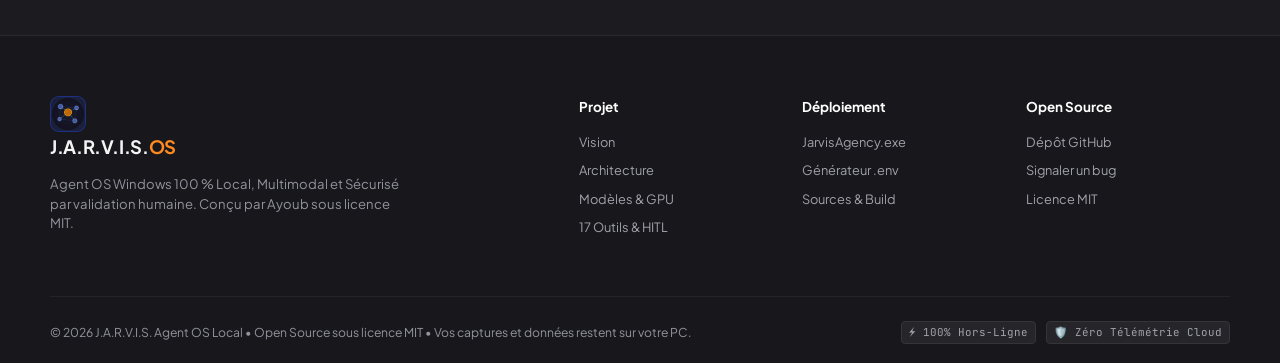
<file: materiel.html>
<!DOCTYPE html>
<html lang="fr" class="dark">
<head>
    <meta charset="UTF-8">
    <meta name="viewport" content="width=device-width, initial-scale=1.0">
    <title>Modèles & Matériel — J.A.R.V.I.S. Agent OS Local</title>
    <meta name="description" content="Simulateur GPU / VRAM pour J.A.R.V.I.S. Agent OS Local : qwen2.5:7b, qwen2.5vl:7b, qwen2.5vl:3b, Ollama, LM Studio et Whisper CPU int8.">
    <meta name="theme-color" content="#1C1C20">
    <link rel="icon" type="image/png" href="assets/favicon.png">
    <link rel="preconnect" href="https://fonts.googleapis.com">
    <link rel="preconnect" href="https://fonts.gstatic.com" crossorigin>
    <link href="https://fonts.googleapis.com/css2?family=Plus+Jakarta+Sans:wght@300;400;500;600;700;800&family=JetBrains+Mono:wght@400;500;600;700&display=swap" rel="stylesheet">
    <link rel="stylesheet" href="style.css">
</head>
<body>

    <div class="ambient-glow glow-top"></div>
    <div class="ambient-glow glow-center"></div>

    <header class="site-header">
        <div class="header-container">
            <a href="index.html" class="brand-link">
                <div class="brand-logo-wrap">
                    <img src="assets/logo.png" alt="Logo J.A.R.V.I.S. Agent OS" class="brand-logo-img">
                </div>
                <div class="brand-text">
                    <span class="brand-name">J.A.R.V.I.S.<span class="text-accent">OS</span></span>
                    <span class="brand-badge">v3.0 Local</span>
                </div>
            </a>

            <nav class="desktop-nav" aria-label="Navigation principale">
                <a href="vision.html" class="nav-item">Vision</a>
                <a href="architecture.html" class="nav-item">Architecture</a>
                <a href="materiel.html" class="nav-item" aria-current="page">Modèles & Matériel</a>
                <a href="outils.html" class="nav-item">Outils & Sécurité</a>
                <a href="installation.html" class="nav-item">Installation</a>
            </nav>

            <div class="header-actions">
                <a href="installation.html" class="btn-header-cta"><span>⚡ Déployer</span></a>
                <a href="https://github.com" target="_blank" rel="noopener noreferrer" class="btn-github">
                    <svg viewBox="0 0 24 24" width="18" height="18" fill="currentColor" aria-hidden="true"><path d="M12 0C5.37 0 0 5.37 0 12c0 5.31 3.435 9.795 8.205 11.385.6.105.825-.255.825-.57 0-.285-.015-1.23-.015-2.235-3.015.555-3.795-.735-4.035-1.41-.135-.345-.72-1.41-1.23-1.695-.42-.225-1.02-.78-.015-.795.945-.015 1.62.87 1.845 1.23 1.08 1.815 2.805 1.305 3.495.99.105-.78.42-1.305.765-1.605-2.67-.3-5.46-1.335-5.46-5.925 0-1.305.465-2.385 1.23-3.225-.12-.3-.54-1.53.12-3.18 0 0 1.005-.315 3.3 1.23.96-.27 1.98-.405 3-.405s2.04.135 3 .405c2.295-1.56 3.3-1.23 3.3-1.23.66 1.65.24 2.88.12 3.18.765.84 1.23 1.905 1.23 3.225 0 4.605-2.805 5.625-5.475 5.925.435.375.81 1.095.81 2.22 0 1.605-.015 2.895-.015 3.3 0 .315.225.69.825.57A12.02 12.02 0 0024 12c0-6.63-5.37-12-12-12z"/></svg>
                    <span>GitHub</span>
                </a>
            </div>

            <button type="button" class="mobile-toggle" id="btnMobileToggle" aria-label="Ouvrir le menu" aria-expanded="false" aria-controls="mobileNav">
                <span></span><span></span><span></span>
            </button>
        </div>
        <nav class="mobile-nav" id="mobileNav" aria-label="Menu mobile" hidden>
            <a href="vision.html" class="mobile-nav-item">Vision</a>
            <a href="architecture.html" class="mobile-nav-item">Architecture</a>
            <a href="materiel.html" class="mobile-nav-item" aria-current="page">Modèles & Matériel</a>
            <a href="outils.html" class="mobile-nav-item">Outils & Sécurité</a>
            <a href="installation.html" class="mobile-nav-item">Installation</a>
            <a href="installation.html" class="mobile-nav-cta">⚡ Déployer</a>
        </nav>
    </header>

    <main>
        <section class="section-block page-first" id="hardware">
            <div class="section-container">
                <div class="section-head text-center">
                    <div class="subhead-pill">🎯 Ollama • LM Studio • RTX 3070 8 Go</div>
                    <h2 class="section-title">Budget VRAM & Sélection du Modèle</h2>
                    <p class="section-desc">J.A.R.V.I.S. sépare intelligemment <code>FAST_MODEL</code> et <code>VISION_MODEL</code> dans <code>.env</code>, conserve <code>Faster-Whisper</code> sur CPU (<code>int8</code>) et se replie proprement sur le texte + UIA tant qu'aucun modèle Vision n'est téléchargé.</p>
                </div>

                <!-- INTERACTIVE HARDWARE SIMULATOR -->
                <div class="hardware-calc-box">
                    <div class="calc-header">
                        <div class="calc-title">🎛️ Simulez votre configuration GPU / RAM :</div>
                        <div class="calc-subtitle">Sélectionnez votre matériel pour afficher les modèles Qwen 2.5 / Qwen 2.5 VL recommandés.</div>
                    </div>

                    <div class="calc-presets-row">
                        <button type="button" class="preset-btn active" data-preset="mid_gpu">
                            <span class="p-icon">🎮</span>
                            <span class="p-label">GPU 8 Go VRAM (RTX 3070 / 4060)</span>
                        </button>
                        <button type="button" class="preset-btn" data-preset="high_gpu">
                            <span class="p-icon">🚀</span>
                            <span class="p-label">GPU 12-16 Go (RTX 4070 / 3080)</span>
                        </button>
                        <button type="button" class="preset-btn" data-preset="low_gpu">
                            <span class="p-icon">💻</span>
                            <span class="p-label">GPU 4-6 Go (GTX 1650 / RTX 3050)</span>
                        </button>
                        <button type="button" class="preset-btn" data-preset="cpu_only">
                            <span class="p-icon">🖥️</span>
                            <span class="p-label">CPU Uniquement (16 Go RAM)</span>
                        </button>
                    </div>

                    <div class="calc-result-card" id="calcResultCard">
                        <div class="result-badge" id="calcTierBadge">CONFIGURATION ACTIVE RTX 3070 / 4060 (8 GO VRAM)</div>
                        <div class="result-main-grid">
                            <div class="res-left">
                                <div class="res-label">Modèles Recommandés :</div>
                                <div class="res-model-name" id="calcModelName">qwen2.5:7b (Texte + UIA) ou qwen2.5vl:7b (Vision Unifiée)</div>
                                <div class="res-model-desc" id="calcModelDesc">qwen2.5:7b (~4,7 Go) répond instantanément avec UI Automation pour piloter les applications Windows. Pour l'analyse visuelle de captures mss, installez qwen2.5vl:7b (~5,6 Go) en 1 clic dans ⚙️ Config. Faster-Whisper reste sur CPU int8 (0 Mo VRAM).</div>
                            </div>
                            <div class="res-stats">
                                <div class="stat-pill">
                                    <span class="stat-num" id="calcSpeed">55 - 75</span>
                                    <span class="stat-unit">tokens / sec</span>
                                </div>
                                <div class="stat-pill">
                                    <span class="stat-num" id="calcVramUsage">4,7 - 5,6 Go</span>
                                    <span class="stat-unit">VRAM occupée</span>
                                </div>
                                <div class="stat-pill">
                                    <span class="stat-num" id="calcOffload">100% GPU + Whisper CPU</span>
                                    <span class="stat-unit">Zéro swap VRAM/RAM</span>
                                </div>
                            </div>
                        </div>

                        <div class="result-command-box">
                            <div class="cmd-label">Commande Ollama (stockage local <code>IA Local/models</code>) :</div>
                            <div class="cmd-row">
                                <code id="calcCommandText">ollama pull qwen2.5:7b   # ou qwen2.5vl:7b pour la Vision</code>
                                <button type="button" class="btn-copy-code" id="btnCopyCalcCmd">📋 Copier</button>
                            </div>
                        </div>
                    </div>
                </div>

                <div class="arch-grid" style="margin-top:36px;">
                    <div class="arch-card">
                        <div class="arch-card-icon">📥</div>
                        <h3 class="arch-card-title">Téléchargement Vision en 1 clic</h3>
                        <p class="arch-card-text">Dans le HUD, le menu <strong>⚙️ Config</strong> affiche les modèles réellement détectés dans <code>IA Local/models</code> et permet de télécharger <code>qwen2.5vl:7b</code> en direct via SSE (<code>/api/models/pull</code>).</p>
                    </div>
                    <div class="arch-card">
                        <div class="arch-card-icon">📊</div>
                        <h3 class="arch-card-title">Télémétrie NVML sans console</h3>
                        <p class="arch-card-text">La barre de statut lit température, charge GPU et VRAM directement en mémoire via <code>nvml.dll</code> (<code>ctypes</code>) toutes les 2 secondes : précision temps réel et aucune fenêtre terminal parasite.</p>
                    </div>
                    <div class="arch-card">
                        <div class="arch-card-icon">🧹</div>
                        <h3 class="arch-card-title">Libération VRAM instantanée</h3>
                        <p class="arch-card-text">Un bouton dédié appelle <code>unload_vram_models()</code> (<code>keep_alive=0</code> sur Ollama) afin de vider immédiatement la VRAM à 0 % lorsque vous lancez un logiciel 3D ou un jeu.</p>
                    </div>
                </div>
            </div>
        </section>
    </main>

    <nav class="pager" aria-label="Navigation entre les pages">
        <div class="pager-inner"><a href="architecture.html" class="pager-link prev"><small>Page précédente</small><span>← Architecture</span></a><a href="outils.html" class="pager-link next"><small>Page suivante</small><span>Outils & Sécurité →</span></a></div>
    </nav>

    <footer class="site-footer">
        <div class="footer-container">
            <div class="footer-top">
                <div class="footer-brand">
                    <div class="brand-logo-wrap">
                        <img src="assets/logo.png" alt="Logo J.A.R.V.I.S. Agent OS" class="brand-logo-img">
                    </div>
                    <span class="brand-name">J.A.R.V.I.S.<span class="text-accent">OS</span></span>
                    <p class="footer-tagline">Agent OS Windows 100 % Local, Multimodal et Sécurisé par validation humaine. Conçu par Ayoub sous licence MIT.</p>
                </div>

                <div class="footer-links-group">
                    <div class="footer-col">
                        <h4>Projet</h4>
                        <a href="vision.html">Vision</a>
                        <a href="architecture.html">Architecture</a>
                        <a href="materiel.html">Modèles & GPU</a>
                        <a href="outils.html">17 Outils & HITL</a>
                    </div>
                    <div class="footer-col">
                        <h4>Déploiement</h4>
                        <a href="installation.html">JarvisAgency.exe</a>
                        <a href="outils.html#env-config">Générateur .env</a>
                        <a href="installation.html">Sources & Build</a>
                    </div>
                    <div class="footer-col">
                        <h4>Open Source</h4>
                        <a href="https://github.com" target="_blank" rel="noopener">Dépôt GitHub</a>
                        <a href="https://github.com" target="_blank" rel="noopener">Signaler un bug</a>
                        <a href="LICENSE" target="_blank" rel="noopener">Licence MIT</a>
                    </div>
                </div>
            </div>

            <div class="footer-bottom">
                <p>© 2026 J.A.R.V.I.S. Agent OS Local • Open Source sous licence MIT • Vos captures et données restent sur votre PC.</p>
                <div class="footer-meta-badges">
                    <span class="badge-mini">⚡ 100% Hors-Ligne</span>
                    <span class="badge-mini">🛡️ Zéro Télémétrie Cloud</span>
                </div>
            </div>
        </div>
    </footer>

    <script src="app.js"></script>
</body>
</html>
</file>
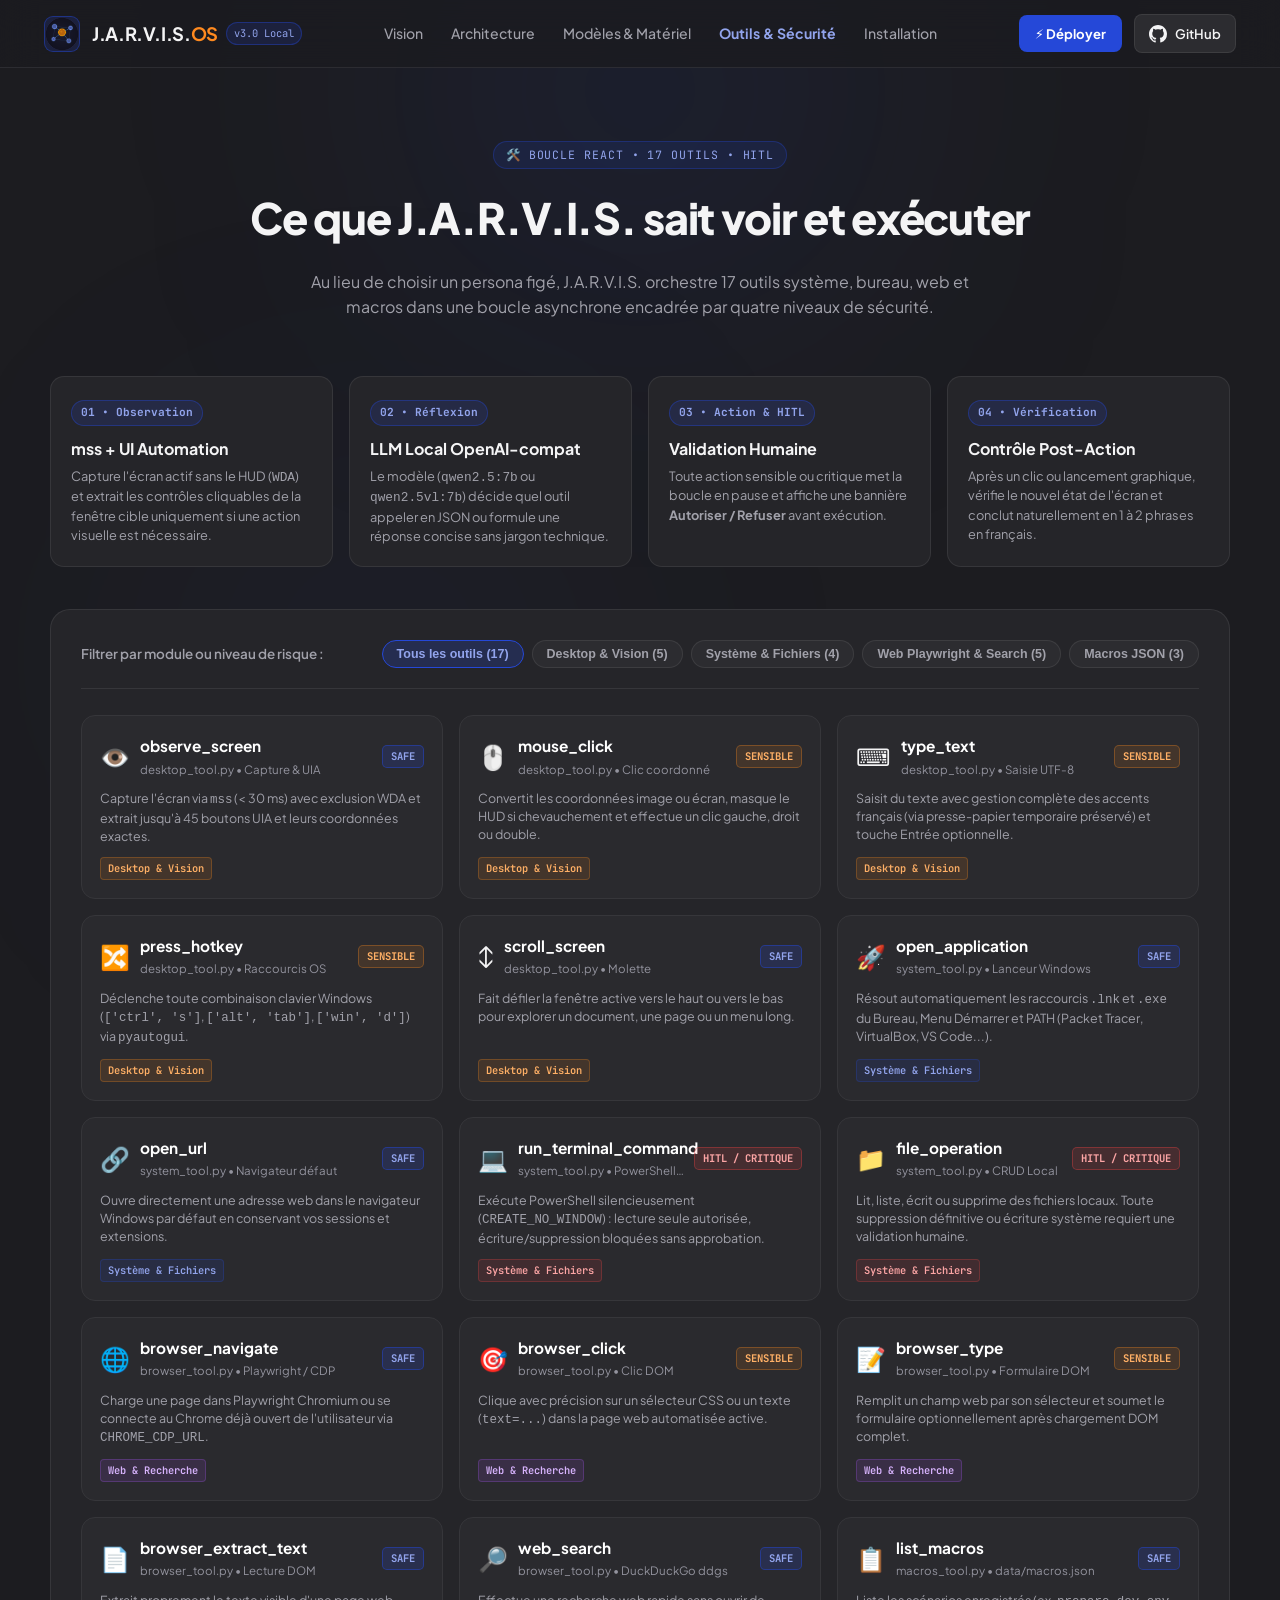
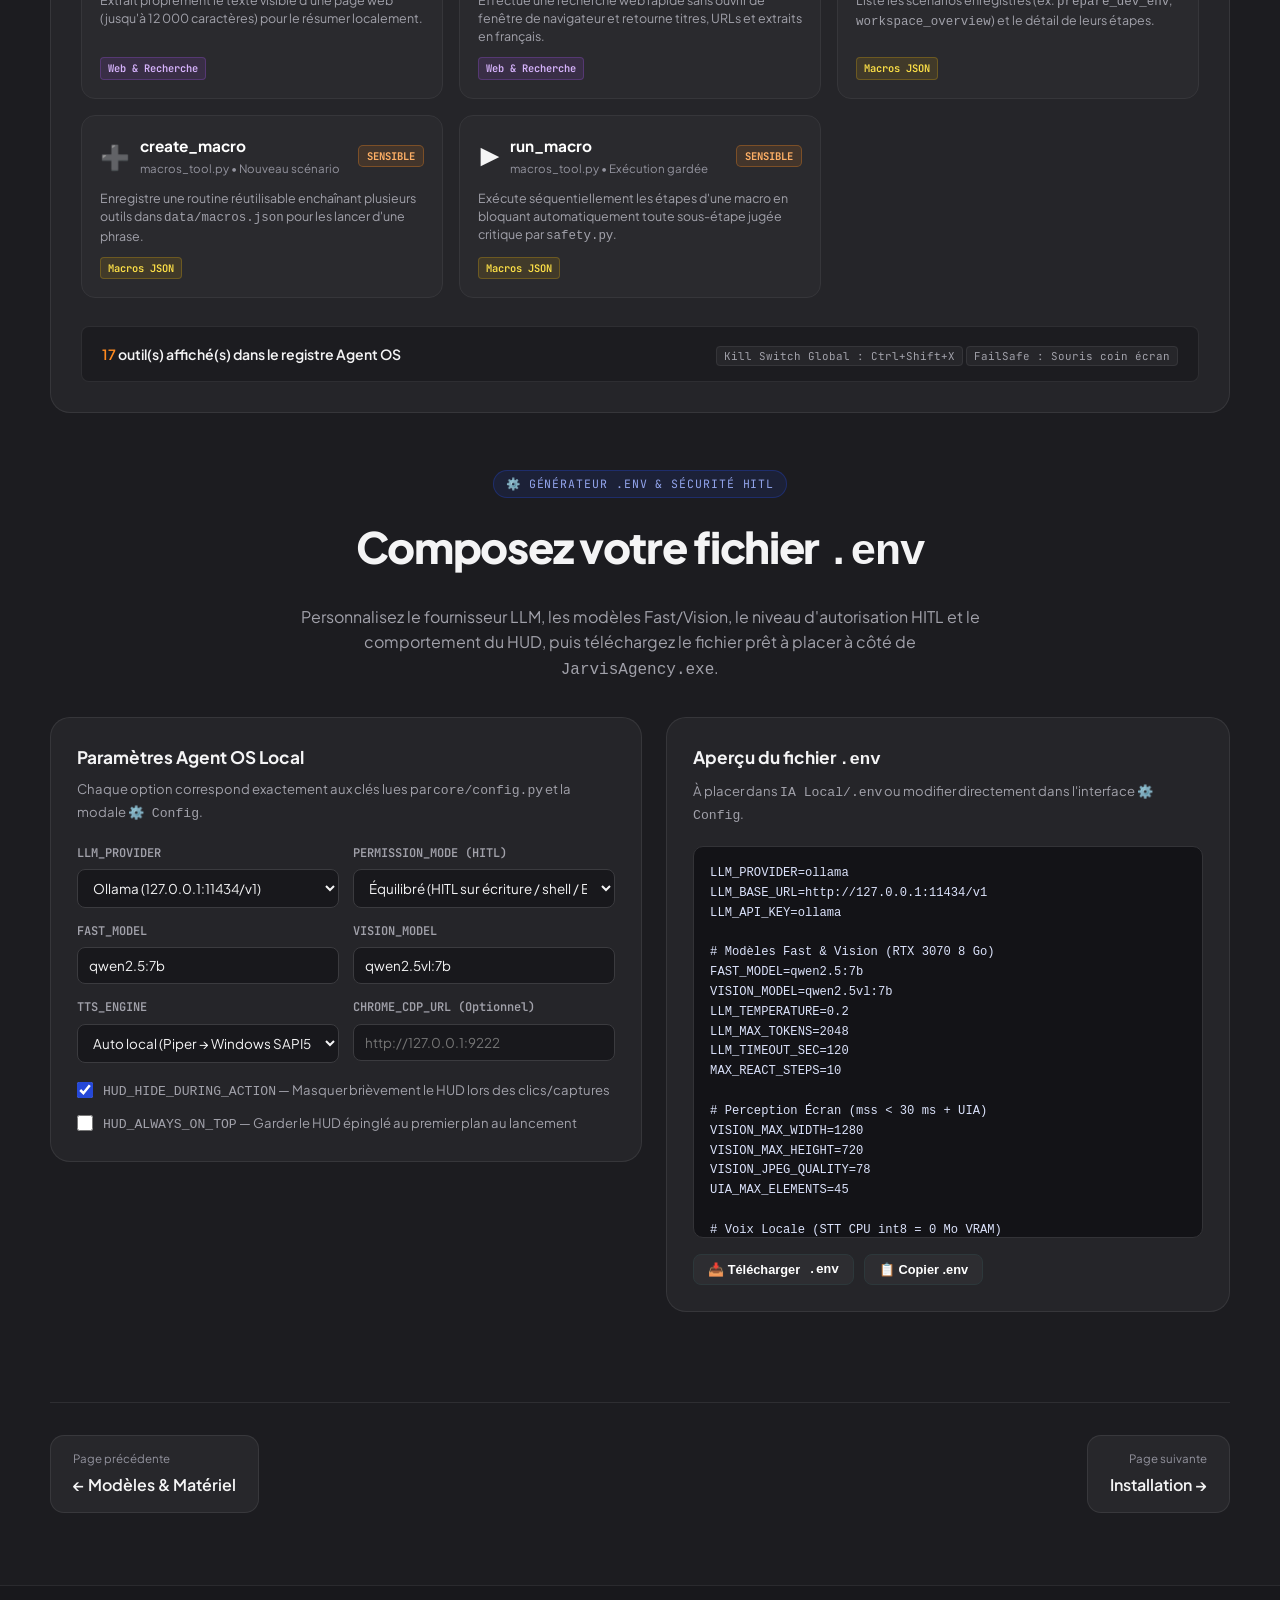
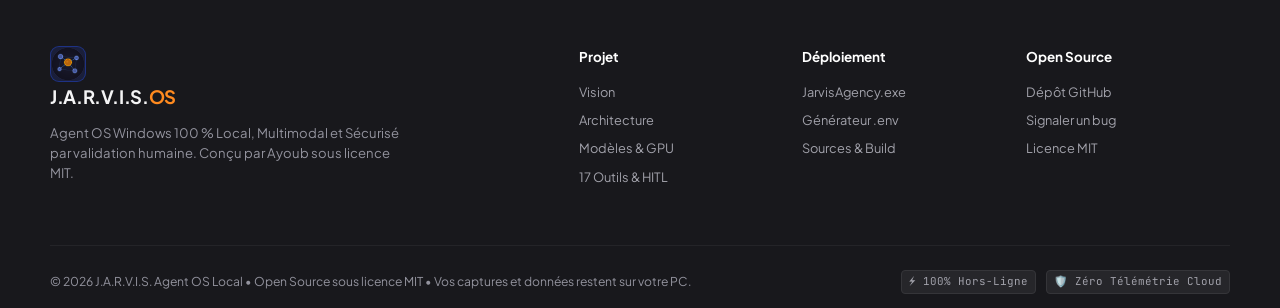
<file: outils.html>
<!DOCTYPE html>
<html lang="fr" class="dark">
<head>
    <meta charset="UTF-8">
    <meta name="viewport" content="width=device-width, initial-scale=1.0">
    <title>Outils & Sécurité HITL — J.A.R.V.I.S. Agent OS Local</title>
    <meta name="description" content="La boucle ReAct, les 17 outils modulaires de J.A.R.V.I.S. Agent OS, les 4 niveaux de sécurité HITL et le générateur interactif de configuration .env.">
    <meta name="theme-color" content="#1C1C20">
    <link rel="icon" type="image/png" href="assets/favicon.png">
    <link rel="preconnect" href="https://fonts.googleapis.com">
    <link rel="preconnect" href="https://fonts.gstatic.com" crossorigin>
    <link href="https://fonts.googleapis.com/css2?family=Plus+Jakarta+Sans:wght@300;400;500;600;700;800&family=JetBrains+Mono:wght@400;500;600;700&display=swap" rel="stylesheet">
    <link rel="stylesheet" href="style.css">
</head>
<body>

    <div class="ambient-glow glow-top"></div>
    <div class="ambient-glow glow-center"></div>

    <header class="site-header">
        <div class="header-container">
            <a href="index.html" class="brand-link">
                <div class="brand-logo-wrap">
                    <img src="assets/logo.png" alt="Logo J.A.R.V.I.S. Agent OS" class="brand-logo-img">
                </div>
                <div class="brand-text">
                    <span class="brand-name">J.A.R.V.I.S.<span class="text-accent">OS</span></span>
                    <span class="brand-badge">v3.0 Local</span>
                </div>
            </a>

            <nav class="desktop-nav" aria-label="Navigation principale">
                <a href="vision.html" class="nav-item">Vision</a>
                <a href="architecture.html" class="nav-item">Architecture</a>
                <a href="materiel.html" class="nav-item">Modèles & Matériel</a>
                <a href="outils.html" class="nav-item" aria-current="page">Outils & Sécurité</a>
                <a href="installation.html" class="nav-item">Installation</a>
            </nav>

            <div class="header-actions">
                <a href="installation.html" class="btn-header-cta"><span>⚡ Déployer</span></a>
                <a href="https://github.com" target="_blank" rel="noopener noreferrer" class="btn-github">
                    <svg viewBox="0 0 24 24" width="18" height="18" fill="currentColor" aria-hidden="true"><path d="M12 0C5.37 0 0 5.37 0 12c0 5.31 3.435 9.795 8.205 11.385.6.105.825-.255.825-.57 0-.285-.015-1.23-.015-2.235-3.015.555-3.795-.735-4.035-1.41-.135-.345-.72-1.41-1.23-1.695-.42-.225-1.02-.78-.015-.795.945-.015 1.62.87 1.845 1.23 1.08 1.815 2.805 1.305 3.495.99.105-.78.42-1.305.765-1.605-2.67-.3-5.46-1.335-5.46-5.925 0-1.305.465-2.385 1.23-3.225-.12-.3-.54-1.53.12-3.18 0 0 1.005-.315 3.3 1.23.96-.27 1.98-.405 3-.405s2.04.135 3 .405c2.295-1.56 3.3-1.23 3.3-1.23.66 1.65.24 2.88.12 3.18.765.84 1.23 1.905 1.23 3.225 0 4.605-2.805 5.625-5.475 5.925.435.375.81 1.095.81 2.22 0 1.605-.015 2.895-.015 3.3 0 .315.225.69.825.57A12.02 12.02 0 0024 12c0-6.63-5.37-12-12-12z"/></svg>
                    <span>GitHub</span>
                </a>
            </div>

            <button type="button" class="mobile-toggle" id="btnMobileToggle" aria-label="Ouvrir le menu" aria-expanded="false" aria-controls="mobileNav">
                <span></span><span></span><span></span>
            </button>
        </div>
        <nav class="mobile-nav" id="mobileNav" aria-label="Menu mobile" hidden>
            <a href="vision.html" class="mobile-nav-item">Vision</a>
            <a href="architecture.html" class="mobile-nav-item">Architecture</a>
            <a href="materiel.html" class="mobile-nav-item">Modèles & Matériel</a>
            <a href="outils.html" class="mobile-nav-item" aria-current="page">Outils & Sécurité</a>
            <a href="installation.html" class="mobile-nav-item">Installation</a>
            <a href="installation.html" class="mobile-nav-cta">⚡ Déployer</a>
        </nav>
    </header>

    <main>
        <section class="section-block page-first" id="outils">
            <div class="section-container">
                <div class="section-head text-center">
                    <div class="subhead-pill">🛠️ Boucle ReAct • 17 Outils • HITL</div>
                    <h2 class="section-title">Ce que J.A.R.V.I.S. sait voir et exécuter</h2>
                    <p class="section-desc">Au lieu de choisir un persona figé, J.A.R.V.I.S. orchestre 17 outils système, bureau, web et macros dans une boucle asynchrone encadrée par quatre niveaux de sécurité.</p>
                </div>

                <!-- 4-STEP REACT PIPELINE -->
                <div class="react-pipeline">
                    <div class="react-step-card">
                        <span class="react-step-num">01 • Observation</span>
                        <h3>mss + UI Automation</h3>
                        <p>Capture l'écran actif sans le HUD (<code>WDA</code>) et extrait les contrôles cliquables de la fenêtre cible uniquement si une action visuelle est nécessaire.</p>
                    </div>
                    <div class="react-step-card">
                        <span class="react-step-num">02 • Réflexion</span>
                        <h3>LLM Local OpenAI-compat</h3>
                        <p>Le modèle (<code>qwen2.5:7b</code> ou <code>qwen2.5vl:7b</code>) décide quel outil appeler en JSON ou formule une réponse concise sans jargon technique.</p>
                    </div>
                    <div class="react-step-card">
                        <span class="react-step-num">03 • Action & HITL</span>
                        <h3>Validation Humaine</h3>
                        <p>Toute action sensible ou critique met la boucle en pause et affiche une bannière <strong>Autoriser / Refuser</strong> avant exécution.</p>
                    </div>
                    <div class="react-step-card">
                        <span class="react-step-num">04 • Vérification</span>
                        <h3>Contrôle Post-Action</h3>
                        <p>Après un clic ou lancement graphique, vérifie le nouvel état de l'écran et conclut naturellement en 1 à 2 phrases en français.</p>
                    </div>
                </div>

                <!-- INTERACTIVE 17 TOOLS CATALOG -->
                <div class="configurator-wrapper">
                    <div class="configurator-controls">
                        <div class="config-filter-label">Filtrer par module ou niveau de risque :</div>
                        <div class="profile-chips-group">
                            <button type="button" class="profile-chip active" data-filter="all">Tous les outils (17)</button>
                            <button type="button" class="profile-chip" data-filter="desktop">Desktop & Vision (5)</button>
                            <button type="button" class="profile-chip" data-filter="system">Système & Fichiers (4)</button>
                            <button type="button" class="profile-chip" data-filter="web">Web Playwright & Search (5)</button>
                            <button type="button" class="profile-chip" data-filter="macros">Macros JSON (3)</button>
                        </div>
                    </div>

                    <div class="agents-roster-grid" id="toolsCatalogGrid">
                        <!-- DESKTOP & VISION -->
                        <div class="agent-card" data-category="desktop" data-risk="safe">
                            <div class="card-top">
                                <span class="agent-avatar">👁️</span>
                                <div class="agent-ident">
                                    <h4 class="agent-name">observe_screen</h4>
                                    <span class="agent-role">desktop_tool.py • Capture & UIA</span>
                                </div>
                                <span class="risk-badge safe">Safe</span>
                            </div>
                            <p class="agent-description">Capture l'écran via <code>mss</code> (&lt; 30 ms) avec exclusion WDA et extrait jusqu'à 45 boutons UIA et leurs coordonnées exactes.</p>
                            <div class="agent-cat-tag strategy">Desktop & Vision</div>
                        </div>

                        <div class="agent-card" data-category="desktop" data-risk="sensitive">
                            <div class="card-top">
                                <span class="agent-avatar">🖱️</span>
                                <div class="agent-ident">
                                    <h4 class="agent-name">mouse_click</h4>
                                    <span class="agent-role">desktop_tool.py • Clic coordonné</span>
                                </div>
                                <span class="risk-badge sensitive">Sensible</span>
                            </div>
                            <p class="agent-description">Convertit les coordonnées image ou écran, masque le HUD si chevauchement et effectue un clic gauche, droit ou double.</p>
                            <div class="agent-cat-tag strategy">Desktop & Vision</div>
                        </div>

                        <div class="agent-card" data-category="desktop" data-risk="sensitive">
                            <div class="card-top">
                                <span class="agent-avatar">⌨️</span>
                                <div class="agent-ident">
                                    <h4 class="agent-name">type_text</h4>
                                    <span class="agent-role">desktop_tool.py • Saisie UTF-8</span>
                                </div>
                                <span class="risk-badge sensitive">Sensible</span>
                            </div>
                            <p class="agent-description">Saisit du texte avec gestion complète des accents français (via presse-papier temporaire préservé) et touche Entrée optionnelle.</p>
                            <div class="agent-cat-tag strategy">Desktop & Vision</div>
                        </div>

                        <div class="agent-card" data-category="desktop" data-risk="sensitive">
                            <div class="card-top">
                                <span class="agent-avatar">🔀</span>
                                <div class="agent-ident">
                                    <h4 class="agent-name">press_hotkey</h4>
                                    <span class="agent-role">desktop_tool.py • Raccourcis OS</span>
                                </div>
                                <span class="risk-badge sensitive">Sensible</span>
                            </div>
                            <p class="agent-description">Déclenche toute combinaison clavier Windows (<code>['ctrl', 's']</code>, <code>['alt', 'tab']</code>, <code>['win', 'd']</code>) via <code>pyautogui</code>.</p>
                            <div class="agent-cat-tag strategy">Desktop & Vision</div>
                        </div>

                        <div class="agent-card" data-category="desktop" data-risk="safe">
                            <div class="card-top">
                                <span class="agent-avatar">↕️</span>
                                <div class="agent-ident">
                                    <h4 class="agent-name">scroll_screen</h4>
                                    <span class="agent-role">desktop_tool.py • Molette</span>
                                </div>
                                <span class="risk-badge safe">Safe</span>
                            </div>
                            <p class="agent-description">Fait défiler la fenêtre active vers le haut ou vers le bas pour explorer un document, une page ou un menu long.</p>
                            <div class="agent-cat-tag strategy">Desktop & Vision</div>
                        </div>

                        <!-- SYSTEME & FICHIERS -->
                        <div class="agent-card" data-category="system" data-risk="safe">
                            <div class="card-top">
                                <span class="agent-avatar">🚀</span>
                                <div class="agent-ident">
                                    <h4 class="agent-name">open_application</h4>
                                    <span class="agent-role">system_tool.py • Lanceur Windows</span>
                                </div>
                                <span class="risk-badge safe">Safe</span>
                            </div>
                            <p class="agent-description">Résout automatiquement les raccourcis <code>.lnk</code> et <code>.exe</code> du Bureau, Menu Démarrer et PATH (Packet Tracer, VirtualBox, VS Code...).</p>
                            <div class="agent-cat-tag network">Système & Fichiers</div>
                        </div>

                        <div class="agent-card" data-category="system" data-risk="safe">
                            <div class="card-top">
                                <span class="agent-avatar">🔗</span>
                                <div class="agent-ident">
                                    <h4 class="agent-name">open_url</h4>
                                    <span class="agent-role">system_tool.py • Navigateur défaut</span>
                                </div>
                                <span class="risk-badge safe">Safe</span>
                            </div>
                            <p class="agent-description">Ouvre directement une adresse web dans le navigateur Windows par défaut en conservant vos sessions et extensions.</p>
                            <div class="agent-cat-tag network">Système & Fichiers</div>
                        </div>

                        <div class="agent-card" data-category="system" data-risk="critical">
                            <div class="card-top">
                                <span class="agent-avatar">💻</span>
                                <div class="agent-ident">
                                    <h4 class="agent-name">run_terminal_command</h4>
                                    <span class="agent-role">system_tool.py • PowerShell caché</span>
                                </div>
                                <span class="risk-badge critical">HITL / Critique</span>
                            </div>
                            <p class="agent-description">Exécute PowerShell silencieusement (<code>CREATE_NO_WINDOW</code>) : lecture seule autorisée, écriture/suppression bloquées sans approbation.</p>
                            <div class="agent-cat-tag cyber">Système & Fichiers</div>
                        </div>

                        <div class="agent-card" data-category="system" data-risk="critical">
                            <div class="card-top">
                                <span class="agent-avatar">📁</span>
                                <div class="agent-ident">
                                    <h4 class="agent-name">file_operation</h4>
                                    <span class="agent-role">system_tool.py • CRUD Local</span>
                                </div>
                                <span class="risk-badge critical">HITL / Critique</span>
                            </div>
                            <p class="agent-description">Lit, liste, écrit ou supprime des fichiers locaux. Toute suppression définitive ou écriture système requiert une validation humaine.</p>
                            <div class="agent-cat-tag cyber">Système & Fichiers</div>
                        </div>

                        <!-- WEB PLAYWRIGHT & SEARCH -->
                        <div class="agent-card" data-category="web" data-risk="safe">
                            <div class="card-top">
                                <span class="agent-avatar">🌐</span>
                                <div class="agent-ident">
                                    <h4 class="agent-name">browser_navigate</h4>
                                    <span class="agent-role">browser_tool.py • Playwright / CDP</span>
                                </div>
                                <span class="risk-badge safe">Safe</span>
                            </div>
                            <p class="agent-description">Charge une page dans Playwright Chromium ou se connecte au Chrome déjà ouvert de l'utilisateur via <code>CHROME_CDP_URL</code>.</p>
                            <div class="agent-cat-tag dev">Web & Recherche</div>
                        </div>

                        <div class="agent-card" data-category="web" data-risk="sensitive">
                            <div class="card-top">
                                <span class="agent-avatar">🎯</span>
                                <div class="agent-ident">
                                    <h4 class="agent-name">browser_click</h4>
                                    <span class="agent-role">browser_tool.py • Clic DOM</span>
                                </div>
                                <span class="risk-badge sensitive">Sensible</span>
                            </div>
                            <p class="agent-description">Clique avec précision sur un sélecteur CSS ou un texte (<code>text=...</code>) dans la page web automatisée active.</p>
                            <div class="agent-cat-tag dev">Web & Recherche</div>
                        </div>

                        <div class="agent-card" data-category="web" data-risk="sensitive">
                            <div class="card-top">
                                <span class="agent-avatar">📝</span>
                                <div class="agent-ident">
                                    <h4 class="agent-name">browser_type</h4>
                                    <span class="agent-role">browser_tool.py • Formulaire DOM</span>
                                </div>
                                <span class="risk-badge sensitive">Sensible</span>
                            </div>
                            <p class="agent-description">Remplit un champ web par son sélecteur et soumet le formulaire optionnellement après chargement DOM complet.</p>
                            <div class="agent-cat-tag dev">Web & Recherche</div>
                        </div>

                        <div class="agent-card" data-category="web" data-risk="safe">
                            <div class="card-top">
                                <span class="agent-avatar">📄</span>
                                <div class="agent-ident">
                                    <h4 class="agent-name">browser_extract_text</h4>
                                    <span class="agent-role">browser_tool.py • Lecture DOM</span>
                                </div>
                                <span class="risk-badge safe">Safe</span>
                            </div>
                            <p class="agent-description">Extrait proprement le texte visible d'une page web (jusqu'à 12 000 caractères) pour le résumer localement.</p>
                            <div class="agent-cat-tag dev">Web & Recherche</div>
                        </div>

                        <div class="agent-card" data-category="web" data-risk="safe">
                            <div class="card-top">
                                <span class="agent-avatar">🔎</span>
                                <div class="agent-ident">
                                    <h4 class="agent-name">web_search</h4>
                                    <span class="agent-role">browser_tool.py • DuckDuckGo ddgs</span>
                                </div>
                                <span class="risk-badge safe">Safe</span>
                            </div>
                            <p class="agent-description">Effectue une recherche web rapide sans ouvrir de fenêtre de navigateur et retourne titres, URLs et extraits en français.</p>
                            <div class="agent-cat-tag dev">Web & Recherche</div>
                        </div>

                        <!-- MACROS -->
                        <div class="agent-card" data-category="macros" data-risk="safe">
                            <div class="card-top">
                                <span class="agent-avatar">📋</span>
                                <div class="agent-ident">
                                    <h4 class="agent-name">list_macros</h4>
                                    <span class="agent-role">macros_tool.py • data/macros.json</span>
                                </div>
                                <span class="risk-badge safe">Safe</span>
                            </div>
                            <p class="agent-description">Liste les scénarios enregistrés (ex. <code>prepare_dev_env</code>, <code>workspace_overview</code>) et le détail de leurs étapes.</p>
                            <div class="agent-cat-tag data">Macros JSON</div>
                        </div>

                        <div class="agent-card" data-category="macros" data-risk="sensitive">
                            <div class="card-top">
                                <span class="agent-avatar">➕</span>
                                <div class="agent-ident">
                                    <h4 class="agent-name">create_macro</h4>
                                    <span class="agent-role">macros_tool.py • Nouveau scénario</span>
                                </div>
                                <span class="risk-badge sensitive">Sensible</span>
                            </div>
                            <p class="agent-description">Enregistre une routine réutilisable enchaînant plusieurs outils dans <code>data/macros.json</code> pour les lancer d'une phrase.</p>
                            <div class="agent-cat-tag data">Macros JSON</div>
                        </div>

                        <div class="agent-card" data-category="macros" data-risk="sensitive">
                            <div class="card-top">
                                <span class="agent-avatar">▶️</span>
                                <div class="agent-ident">
                                    <h4 class="agent-name">run_macro</h4>
                                    <span class="agent-role">macros_tool.py • Exécution gardée</span>
                                </div>
                                <span class="risk-badge sensitive">Sensible</span>
                            </div>
                            <p class="agent-description">Exécute séquentiellement les étapes d'une macro en bloquant automatiquement toute sous-étape jugée critique par <code>safety.py</code>.</p>
                            <div class="agent-cat-tag data">Macros JSON</div>
                        </div>
                    </div>

                    <div class="config-summary-bar">
                        <div class="summary-count">
                            <span id="activeToolsCount">17</span> outil(s) affiché(s) dans le registre Agent OS
                        </div>
                        <div class="summary-actions">
                            <span class="badge-mini">Kill Switch Global : Ctrl+Shift+X</span>
                            <span class="badge-mini">FailSafe : Souris coin écran</span>
                        </div>
                    </div>
                </div>

                <!-- LIVE .ENV & PERMISSION MODE CONFIGURATOR -->
                <div class="env-builder-section" id="env-config">
                    <div class="section-head text-center" style="margin-bottom:34px;">
                        <div class="subhead-pill">⚙️ Générateur .env & Sécurité HITL</div>
                        <h2 class="section-title">Composez votre fichier <code>.env</code></h2>
                        <p class="section-desc">Personnalisez le fournisseur LLM, les modèles Fast/Vision, le niveau d'autorisation HITL et le comportement du HUD, puis téléchargez le fichier prêt à placer à côté de <code>JarvisAgency.exe</code>.</p>
                    </div>

                    <div class="env-builder-grid">
                        <div class="env-form-card">
                            <h3 class="env-form-title">Paramètres Agent OS Local</h3>
                            <p class="env-form-sub">Chaque option correspond exactement aux clés lues par <code>core/config.py</code> et la modale <code>⚙️ Config</code>.</p>

                            <div class="env-field-grid">
                                <div class="env-field">
                                    <label for="envProvider">LLM_PROVIDER</label>
                                    <select id="envProvider" class="env-select">
                                        <option value="ollama" selected>Ollama (127.0.0.1:11434/v1)</option>
                                        <option value="lmstudio">LM Studio (127.0.0.1:1234/v1)</option>
                                    </select>
                                </div>

                                <div class="env-field">
                                    <label for="envPermMode">PERMISSION_MODE (HITL)</label>
                                    <select id="envPermMode" class="env-select">
                                        <option value="default" selected>Équilibré (HITL sur écriture / shell / Entrée)</option>
                                        <option value="request_review">Validation Totale (confirmer chaque action)</option>
                                        <option value="auto">Autonome Sécurisé (bloque suppressions critiques)</option>
                                        <option value="turbo">Turbo (fluide, critique protégé)</option>
                                    </select>
                                </div>

                                <div class="env-field">
                                    <label for="envFastModel">FAST_MODEL</label>
                                    <input type="text" id="envFastModel" class="env-input" value="qwen2.5:7b">
                                </div>

                                <div class="env-field">
                                    <label for="envVisionModel">VISION_MODEL</label>
                                    <input type="text" id="envVisionModel" class="env-input" value="qwen2.5vl:7b">
                                </div>

                                <div class="env-field">
                                    <label for="envTts">TTS_ENGINE</label>
                                    <select id="envTts" class="env-select">
                                        <option value="auto" selected>Auto local (Piper → Windows SAPI5)</option>
                                        <option value="piper">Piper ONNX uniquement</option>
                                        <option value="pyttsx3">Windows SAPI5 (Hortense FR)</option>
                                        <option value="edge">Edge-TTS en ligne (optionnel)</option>
                                    </select>
                                </div>

                                <div class="env-field">
                                    <label for="envCdp">CHROME_CDP_URL (Optionnel)</label>
                                    <input type="text" id="envCdp" class="env-input" placeholder="http://127.0.0.1:9222">
                                </div>
                            </div>

                            <div class="env-checks">
                                <label class="env-check">
                                    <input type="checkbox" id="envHideHud" checked>
                                    <span><code>HUD_HIDE_DURING_ACTION</code> — Masquer brièvement le HUD lors des clics/captures</span>
                                </label>
                                <label class="env-check">
                                    <input type="checkbox" id="envTopHud">
                                    <span><code>HUD_ALWAYS_ON_TOP</code> — Garder le HUD épinglé au premier plan au lancement</span>
                                </label>
                            </div>
                        </div>

                        <div class="env-preview-card">
                            <h3 class="env-form-title">Aperçu du fichier <code>.env</code></h3>
                            <p class="env-form-sub">À placer dans <code>IA Local/.env</code> ou modifier directement dans l'interface <code>⚙️ Config</code>.</p>
                            <div class="env-code-output">
                                <pre><code id="envPreviewCode"></code></pre>
                            </div>
                            <div class="env-actions-row">
                                <button type="button" class="btn-export-config" id="btnDownloadEnv">📥 Télécharger <code>.env</code></button>
                                <button type="button" class="btn-export-config" id="btnCopyEnv">📋 Copier .env</button>
                            </div>
                        </div>
                    </div>
                </div>
            </div>
        </section>
    </main>

    <nav class="pager" aria-label="Navigation entre les pages">
        <div class="pager-inner"><a href="materiel.html" class="pager-link prev"><small>Page précédente</small><span>← Modèles & Matériel</span></a><a href="installation.html" class="pager-link next"><small>Page suivante</small><span>Installation →</span></a></div>
    </nav>

    <footer class="site-footer">
        <div class="footer-container">
            <div class="footer-top">
                <div class="footer-brand">
                    <div class="brand-logo-wrap">
                        <img src="assets/logo.png" alt="Logo J.A.R.V.I.S. Agent OS" class="brand-logo-img">
                    </div>
                    <span class="brand-name">J.A.R.V.I.S.<span class="text-accent">OS</span></span>
                    <p class="footer-tagline">Agent OS Windows 100 % Local, Multimodal et Sécurisé par validation humaine. Conçu par Ayoub sous licence MIT.</p>
                </div>

                <div class="footer-links-group">
                    <div class="footer-col">
                        <h4>Projet</h4>
                        <a href="vision.html">Vision</a>
                        <a href="architecture.html">Architecture</a>
                        <a href="materiel.html">Modèles & GPU</a>
                        <a href="outils.html">17 Outils & HITL</a>
                    </div>
                    <div class="footer-col">
                        <h4>Déploiement</h4>
                        <a href="installation.html">JarvisAgency.exe</a>
                        <a href="outils.html#env-config">Générateur .env</a>
                        <a href="installation.html">Sources & Build</a>
                    </div>
                    <div class="footer-col">
                        <h4>Open Source</h4>
                        <a href="https://github.com" target="_blank" rel="noopener">Dépôt GitHub</a>
                        <a href="https://github.com" target="_blank" rel="noopener">Signaler un bug</a>
                        <a href="LICENSE" target="_blank" rel="noopener">Licence MIT</a>
                    </div>
                </div>
            </div>

            <div class="footer-bottom">
                <p>© 2026 J.A.R.V.I.S. Agent OS Local • Open Source sous licence MIT • Vos captures et données restent sur votre PC.</p>
                <div class="footer-meta-badges">
                    <span class="badge-mini">⚡ 100% Hors-Ligne</span>
                    <span class="badge-mini">🛡️ Zéro Télémétrie Cloud</span>
                </div>
            </div>
        </div>
    </footer>

    <script src="app.js"></script>
</body>
</html>
</file>
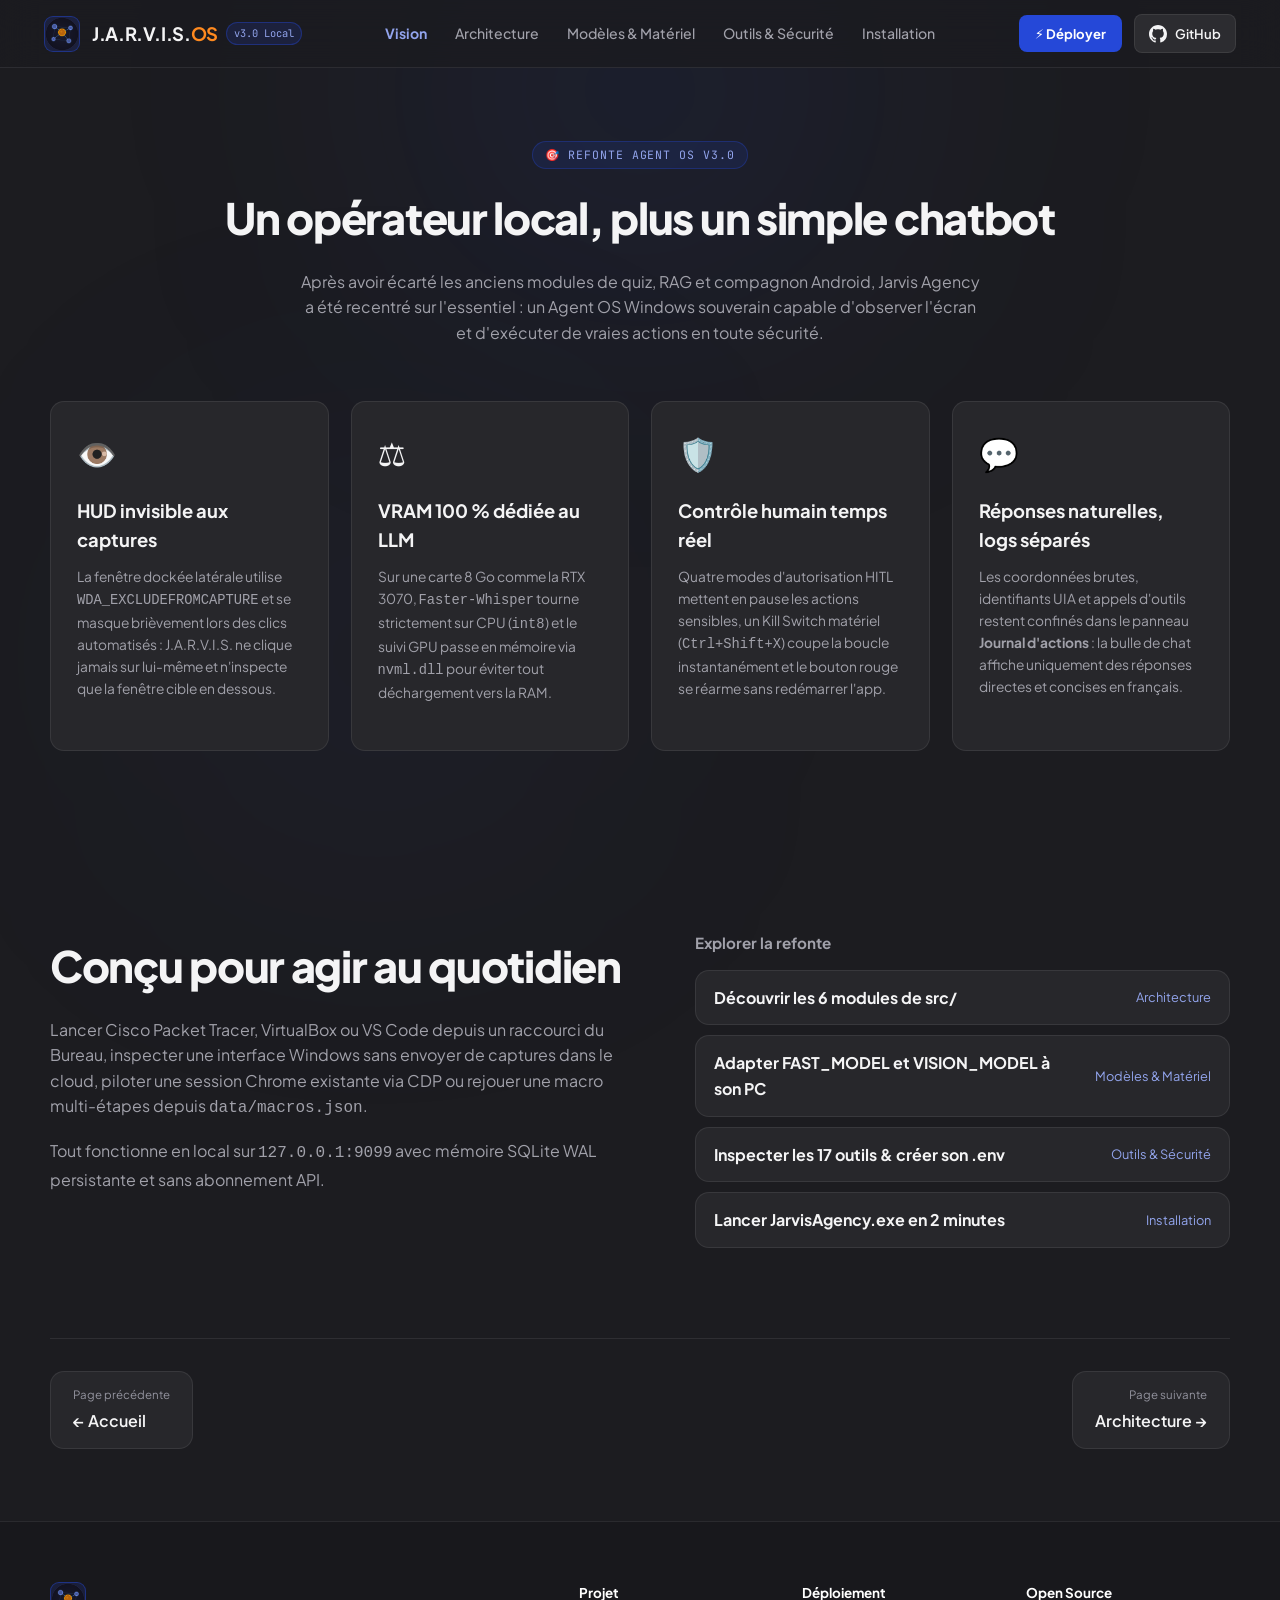
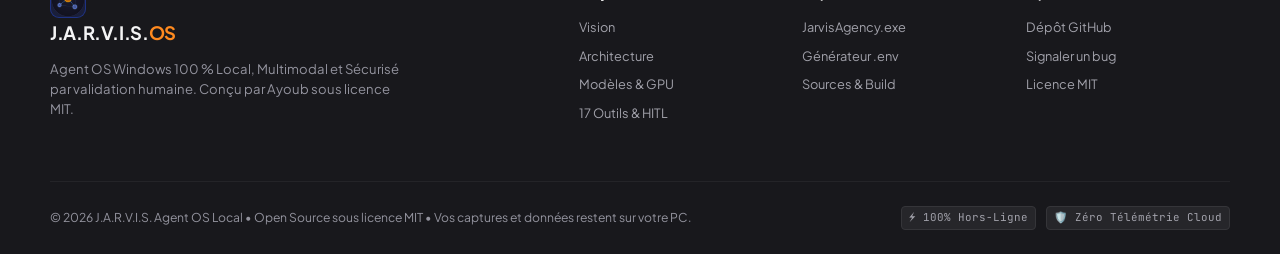
<file: vision.html>
<!DOCTYPE html>
<html lang="fr" class="dark">
<head>
    <meta charset="UTF-8">
    <meta name="viewport" content="width=device-width, initial-scale=1.0">
    <title>Vision Agent OS — J.A.R.V.I.S. Local</title>
    <meta name="description" content="Pourquoi J.A.R.V.I.S. a évolué d'un studio de chat vers un Agent OS Windows 100% local avec vision écran, contrôle HITL et voix CPU.">
    <meta name="theme-color" content="#1C1C20">
    <link rel="icon" type="image/png" href="assets/favicon.png">
    <link rel="preconnect" href="https://fonts.googleapis.com">
    <link rel="preconnect" href="https://fonts.gstatic.com" crossorigin>
    <link href="https://fonts.googleapis.com/css2?family=Plus+Jakarta+Sans:wght@300;400;500;600;700;800&family=JetBrains+Mono:wght@400;500;600;700&display=swap" rel="stylesheet">
    <link rel="stylesheet" href="style.css">
</head>
<body>

    <div class="ambient-glow glow-top"></div>
    <div class="ambient-glow glow-center"></div>

    <header class="site-header">
        <div class="header-container">
            <a href="index.html" class="brand-link">
                <div class="brand-logo-wrap">
                    <img src="assets/logo.png" alt="Logo J.A.R.V.I.S. Agent OS" class="brand-logo-img">
                </div>
                <div class="brand-text">
                    <span class="brand-name">J.A.R.V.I.S.<span class="text-accent">OS</span></span>
                    <span class="brand-badge">v3.0 Local</span>
                </div>
            </a>

            <nav class="desktop-nav" aria-label="Navigation principale">
                <a href="vision.html" class="nav-item" aria-current="page">Vision</a>
                <a href="architecture.html" class="nav-item">Architecture</a>
                <a href="materiel.html" class="nav-item">Modèles & Matériel</a>
                <a href="outils.html" class="nav-item">Outils & Sécurité</a>
                <a href="installation.html" class="nav-item">Installation</a>
            </nav>

            <div class="header-actions">
                <a href="installation.html" class="btn-header-cta"><span>⚡ Déployer</span></a>
                <a href="https://github.com" target="_blank" rel="noopener noreferrer" class="btn-github">
                    <svg viewBox="0 0 24 24" width="18" height="18" fill="currentColor" aria-hidden="true"><path d="M12 0C5.37 0 0 5.37 0 12c0 5.31 3.435 9.795 8.205 11.385.6.105.825-.255.825-.57 0-.285-.015-1.23-.015-2.235-3.015.555-3.795-.735-4.035-1.41-.135-.345-.72-1.41-1.23-1.695-.42-.225-1.02-.78-.015-.795.945-.015 1.62.87 1.845 1.23 1.08 1.815 2.805 1.305 3.495.99.105-.78.42-1.305.765-1.605-2.67-.3-5.46-1.335-5.46-5.925 0-1.305.465-2.385 1.23-3.225-.12-.3-.54-1.53.12-3.18 0 0 1.005-.315 3.3 1.23.96-.27 1.98-.405 3-.405s2.04.135 3 .405c2.295-1.56 3.3-1.23 3.3-1.23.66 1.65.24 2.88.12 3.18.765.84 1.23 1.905 1.23 3.225 0 4.605-2.805 5.625-5.475 5.925.435.375.81 1.095.81 2.22 0 1.605-.015 2.895-.015 3.3 0 .315.225.69.825.57A12.02 12.02 0 0024 12c0-6.63-5.37-12-12-12z"/></svg>
                    <span>GitHub</span>
                </a>
            </div>

            <button type="button" class="mobile-toggle" id="btnMobileToggle" aria-label="Ouvrir le menu" aria-expanded="false" aria-controls="mobileNav">
                <span></span><span></span><span></span>
            </button>
        </div>
        <nav class="mobile-nav" id="mobileNav" aria-label="Menu mobile" hidden>
            <a href="vision.html" class="mobile-nav-item" aria-current="page">Vision</a>
            <a href="architecture.html" class="mobile-nav-item">Architecture</a>
            <a href="materiel.html" class="mobile-nav-item">Modèles & Matériel</a>
            <a href="outils.html" class="mobile-nav-item">Outils & Sécurité</a>
            <a href="installation.html" class="mobile-nav-item">Installation</a>
            <a href="installation.html" class="mobile-nav-cta">⚡ Déployer</a>
        </nav>
    </header>

    <main>
        <section class="section-block page-first" id="vision">
            <div class="section-container">
                <div class="section-head text-center">
                    <div class="subhead-pill">🎯 Refonte Agent OS v3.0</div>
                    <h2 class="section-title">Un opérateur local, plus un simple chatbot</h2>
                    <p class="section-desc">Après avoir écarté les anciens modules de quiz, RAG et compagnon Android, Jarvis Agency a été recentré sur l'essentiel : un Agent OS Windows souverain capable d'observer l'écran et d'exécuter de vraies actions en toute sécurité.</p>
                </div>

                <div class="arch-grid">
                    <div class="arch-card">
                        <div class="arch-card-icon">👁️</div>
                        <h3 class="arch-card-title">HUD invisible aux captures</h3>
                        <p class="arch-card-text">La fenêtre dockée latérale utilise <code>WDA_EXCLUDEFROMCAPTURE</code> et se masque brièvement lors des clics automatisés : J.A.R.V.I.S. ne clique jamais sur lui-même et n'inspecte que la fenêtre cible en dessous.</p>
                    </div>
                    <div class="arch-card">
                        <div class="arch-card-icon">⚖️</div>
                        <h3 class="arch-card-title">VRAM 100 % dédiée au LLM</h3>
                        <p class="arch-card-text">Sur une carte 8 Go comme la RTX 3070, <code>Faster-Whisper</code> tourne strictement sur CPU (<code>int8</code>) et le suivi GPU passe en mémoire via <code>nvml.dll</code> pour éviter tout déchargement vers la RAM.</p>
                    </div>
                    <div class="arch-card">
                        <div class="arch-card-icon">🛡️</div>
                        <h3 class="arch-card-title">Contrôle humain temps réel</h3>
                        <p class="arch-card-text">Quatre modes d'autorisation HITL mettent en pause les actions sensibles, un Kill Switch matériel (<code>Ctrl+Shift+X</code>) coupe la boucle instantanément et le bouton rouge se réarme sans redémarrer l'app.</p>
                    </div>
                    <div class="arch-card">
                        <div class="arch-card-icon">💬</div>
                        <h3 class="arch-card-title">Réponses naturelles, logs séparés</h3>
                        <p class="arch-card-text">Les coordonnées brutes, identifiants UIA et appels d'outils restent confinés dans le panneau <strong>Journal d'actions</strong> : la bulle de chat affiche uniquement des réponses directes et concises en français.</p>
                    </div>
                </div>
            </div>
        </section>

        <section class="section-block vision-audience">
            <div class="section-container">
                <div class="vision-split">
                    <div>
                        <h2 class="section-title">Conçu pour agir au quotidien</h2>
                        <p class="vision-text">Lancer Cisco Packet Tracer, VirtualBox ou VS Code depuis un raccourci du Bureau, inspecter une interface Windows sans envoyer de captures dans le cloud, piloter une session Chrome existante via CDP ou rejouer une macro multi-étapes depuis <code>data/macros.json</code>.</p>
                        <p class="vision-text">Tout fonctionne en local sur <code>127.0.0.1:9099</code> avec mémoire SQLite WAL persistante et sans abonnement API.</p>
                    </div>
                    <div class="vision-paths">
                        <h3 class="vision-paths-title">Explorer la refonte</h3>
                        <a href="architecture.html" class="vision-path"><strong>Découvrir les 6 modules de src/</strong><span>Architecture</span></a>
                        <a href="materiel.html" class="vision-path"><strong>Adapter FAST_MODEL et VISION_MODEL à son PC</strong><span>Modèles & Matériel</span></a>
                        <a href="outils.html" class="vision-path"><strong>Inspecter les 17 outils & créer son .env</strong><span>Outils & Sécurité</span></a>
                        <a href="installation.html" class="vision-path"><strong>Lancer JarvisAgency.exe en 2 minutes</strong><span>Installation</span></a>
                    </div>
                </div>
            </div>
        </section>
    </main>

    <nav class="pager" aria-label="Navigation entre les pages">
        <div class="pager-inner"><a href="index.html" class="pager-link prev"><small>Page précédente</small><span>← Accueil</span></a><a href="architecture.html" class="pager-link next"><small>Page suivante</small><span>Architecture →</span></a></div>
    </nav>

    <footer class="site-footer">
        <div class="footer-container">
            <div class="footer-top">
                <div class="footer-brand">
                    <div class="brand-logo-wrap">
                        <img src="assets/logo.png" alt="Logo J.A.R.V.I.S. Agent OS" class="brand-logo-img">
                    </div>
                    <span class="brand-name">J.A.R.V.I.S.<span class="text-accent">OS</span></span>
                    <p class="footer-tagline">Agent OS Windows 100 % Local, Multimodal et Sécurisé par validation humaine. Conçu par Ayoub sous licence MIT.</p>
                </div>

                <div class="footer-links-group">
                    <div class="footer-col">
                        <h4>Projet</h4>
                        <a href="vision.html">Vision</a>
                        <a href="architecture.html">Architecture</a>
                        <a href="materiel.html">Modèles & GPU</a>
                        <a href="outils.html">17 Outils & HITL</a>
                    </div>
                    <div class="footer-col">
                        <h4>Déploiement</h4>
                        <a href="installation.html">JarvisAgency.exe</a>
                        <a href="outils.html#env-config">Générateur .env</a>
                        <a href="installation.html">Sources & Build</a>
                    </div>
                    <div class="footer-col">
                        <h4>Open Source</h4>
                        <a href="https://github.com" target="_blank" rel="noopener">Dépôt GitHub</a>
                        <a href="https://github.com" target="_blank" rel="noopener">Signaler un bug</a>
                        <a href="LICENSE" target="_blank" rel="noopener">Licence MIT</a>
                    </div>
                </div>
            </div>

            <div class="footer-bottom">
                <p>© 2026 J.A.R.V.I.S. Agent OS Local • Open Source sous licence MIT • Vos captures et données restent sur votre PC.</p>
                <div class="footer-meta-badges">
                    <span class="badge-mini">⚡ 100% Hors-Ligne</span>
                    <span class="badge-mini">🛡️ Zéro Télémétrie Cloud</span>
                </div>
            </div>
        </div>
    </footer>

    <script src="app.js"></script>
</body>
</html>
</file>
<file: style.css>
/* ==============================================================================
   JARVIS AGENCY — GITHUB PAGES MODERN SHOWCASE STYLESHEET
   Design System : Noir carbone (#1C1C20), Bleu royal (#2548D8), Orange mandarine (#FF8A1F), Glassmorphism
============================================================================== */

:root {
    --bg-black: #1c1c20;
    --bg-card: #27272b;
    --bg-card-hover: #2d2d32;
    --border-subtle: rgba(255, 255, 255, 0.08);
    --border-hover: rgba(146, 164, 236, 0.45);

    --accent: #2548D8;
    --accent-light: #92a4ec;
    --accent-dark: #1B37A8;
    --accent-hover: #4663de;
    --accent-glow: rgba(37, 72, 216, 0.28);
    --orange: #FF8A1F;
    --orange-light: #ffb066;

    --text-primary: #f4f4f5;
    --text-secondary: #a1a1aa;
    --text-muted: #93939e;

    --font-main: 'Plus Jakarta Sans', system-ui, -apple-system, sans-serif;
    --font-mono: 'JetBrains Mono', monospace;

    --radius-sm: 8px;
    --radius-md: 14px;
    --radius-lg: 20px;
    --radius-full: 9999px;
}

*, *::before, *::after {
    box-sizing: border-box;
    margin: 0;
    padding: 0;
}

html {
    scroll-behavior: smooth;
    font-size: 16px;
    background-color: var(--bg-black);
    color: var(--text-primary);
    font-family: var(--font-main);
}

body {
    background-color: var(--bg-black);
    overflow-x: hidden;
    line-height: 1.6;
    -webkit-font-smoothing: antialiased;
}

/* AMBIENT GLOWS */
.ambient-glow {
    position: absolute;
    border-radius: 50%;
    pointer-events: none;
    z-index: 0;
    filter: blur(140px);
}

.glow-top {
    top: -100px;
    left: 50%;
    transform: translateX(-50%);
    width: 600px;
    height: 380px;
    background: radial-gradient(circle, rgba(37, 72, 216, 0.29) 0%, rgba(27, 55, 168, 0.08) 50%, transparent 80%);
}

.glow-center {
    top: 45%;
    left: 10%;
    width: 500px;
    height: 500px;
    background: radial-gradient(circle, rgba(37, 72, 216, 0.13) 0%, transparent 70%);
}

/* TYPOGRAPHY UTILITIES */
.text-accent {
    color: var(--orange);
}

.text-gradient {
    background: linear-gradient(135deg, #ffffff 25%, #92a4ec 60%, #FF8A1F 100%);
    -webkit-background-clip: text;
    -webkit-text-fill-color: transparent;
}

.text-center {
    text-align: center;
}

/* HEADER & NAVBAR */
.site-header {
    position: sticky;
    top: 0;
    left: 0;
    width: 100%;
    z-index: 100;
    background: rgba(28, 28, 32, 0.82);
    backdrop-filter: blur(20px);
    -webkit-backdrop-filter: blur(20px);
    border-bottom: 1px solid var(--border-subtle);
}

.header-container {
    max-width: 1240px;
    margin: 0 auto;
    padding: 14px 24px;
    display: flex;
    align-items: center;
    justify-content: space-between;
}

.brand-link {
    display: flex;
    align-items: center;
    gap: 12px;
    text-decoration: none;
    color: var(--text-primary);
}

.brand-logo-wrap {
    width: 36px;
    height: 36px;
    border-radius: 9px;
    overflow: hidden;
    background: rgba(37, 72, 216, 0.16);
    border: 1px solid rgba(37, 72, 216, 0.48);
    display: flex;
    align-items: center;
    justify-content: center;
}

.brand-logo-img {
    width: 100%;
    height: 100%;
    object-fit: cover;
}

.brand-text {
    display: flex;
    align-items: center;
    gap: 8px;
}

.brand-name {
    font-size: 1.15rem;
    font-weight: 700;
    letter-spacing: -0.02em;
}

.brand-badge {
    font-size: 0.65rem;
    font-family: var(--font-mono);
    color: var(--accent-light);
    background: rgba(37, 72, 216, 0.16);
    border: 1px solid rgba(37, 72, 216, 0.4);
    padding: 2px 7px;
    border-radius: var(--radius-full);
}

.desktop-nav {
    display: flex;
    align-items: center;
    gap: 28px;
}

.nav-item {
    font-size: 0.88rem;
    font-weight: 500;
    color: var(--text-secondary);
    text-decoration: none;
    transition: color 0.15s ease;
}

.nav-item:hover {
    color: #ffffff;
}

.header-actions {
    display: flex;
    align-items: center;
    gap: 12px;
}

.btn-header-cta {
    display: inline-flex;
    align-items: center;
    background: var(--accent);
    color: #ffffff;
    font-size: 0.82rem;
    font-weight: 700;
    padding: 8px 16px;
    border-radius: var(--radius-sm);
    text-decoration: none;
    transition: all 0.18s ease;
}

.btn-header-cta:hover {
    background: var(--accent-hover);
    transform: translateY(-1px);
    box-shadow: 0 4px 14px rgba(37, 72, 216, 0.56);
}

.btn-github {
    display: inline-flex;
    align-items: center;
    gap: 8px;
    background: #2c2c30;
    border: 1px solid var(--border-subtle);
    color: var(--text-primary);
    font-size: 0.82rem;
    font-weight: 600;
    padding: 8px 14px;
    border-radius: var(--radius-sm);
    text-decoration: none;
    transition: all 0.15s ease;
}

.btn-github:hover {
    background: #37373b;
    border-color: rgba(255, 255, 255, 0.15);
}

.mobile-toggle {
    display: none;
    background: none;
    border: none;
    cursor: pointer;
    flex-direction: column;
    gap: 5px;
}

.mobile-toggle span {
    display: block;
    width: 22px;
    height: 2px;
    background: var(--text-primary);
}

/* HERO SECTION */
.hero-section {
    position: relative;
    padding: 80px 24px 60px;
    text-align: center;
    z-index: 1;
}

.hero-container {
    max-width: 1040px;
    margin: 0 auto;
}

.hero-badge {
    display: inline-flex;
    align-items: center;
    gap: 8px;
    background: rgba(37, 72, 216, 0.13);
    border: 1px solid rgba(37, 72, 216, 0.4);
    padding: 6px 14px;
    border-radius: var(--radius-full);
    font-size: 0.78rem;
    font-weight: 600;
    color: var(--accent-light);
    margin-bottom: 24px;
    font-family: var(--font-mono);
}

.badge-dot {
    width: 7px;
    height: 7px;
    background: var(--orange);
    border-radius: 50%;
    box-shadow: 0 0 10px var(--orange);
}

.hero-title {
    font-size: clamp(2.3rem, 5.2vw, 4.2rem);
    font-weight: 800;
    line-height: 1.15;
    letter-spacing: -0.035em;
    margin-bottom: 24px;
}

.hero-subtitle {
    font-size: clamp(1rem, 2vw, 1.25rem);
    color: var(--text-secondary);
    max-width: 780px;
    margin: 0 auto 36px;
    line-height: 1.6;
}

.hero-subtitle strong {
    color: #ffffff;
}

.hero-cta-group {
    display: flex;
    align-items: center;
    justify-content: center;
    gap: 16px;
    flex-wrap: wrap;
    margin-bottom: 40px;
}

.btn-primary-hero, .btn-secondary-hero, .btn-mobile-hero {
    display: inline-flex;
    align-items: center;
    gap: 12px;
    padding: 12px 22px;
    border-radius: var(--radius-md);
    text-decoration: none;
    transition: all 0.2s cubic-bezier(0.16, 1, 0.3, 1);
}

.btn-primary-hero {
    background: var(--accent);
    color: #ffffff;
    border: 1px solid var(--accent-light);
    box-shadow: 0 8px 24px rgba(37, 72, 216, 0.4);
}

.btn-primary-hero:hover {
    background: var(--accent-hover);
    transform: translateY(-2px);
    box-shadow: 0 12px 30px rgba(37, 72, 216, 0.6);
}

.btn-secondary-hero {
    background: #2d2d31;
    color: var(--text-primary);
    border: 1px solid var(--border-subtle);
}

.btn-secondary-hero:hover {
    background: #37373b;
    border-color: rgba(255, 255, 255, 0.2);
    transform: translateY(-2px);
}

.btn-mobile-hero {
    background: rgba(37, 72, 216, 0.13);
    color: var(--accent-light);
    border: 1px solid rgba(37, 72, 216, 0.4);
}

.btn-mobile-hero:hover {
    background: rgba(37, 72, 216, 0.24);
    border-color: var(--accent);
    transform: translateY(-2px);
}

.cta-icon {
    font-size: 1.35rem;
}

.cta-text {
    display: flex;
    flex-direction: column;
    text-align: left;
}

.cta-text strong {
    font-size: 0.92rem;
    font-weight: 700;
}

.cta-text small {
    font-size: 0.72rem;
    opacity: 0.8;
}

.hero-keypoints {
    display: flex;
    align-items: center;
    justify-content: center;
    gap: 28px;
    flex-wrap: wrap;
    margin-bottom: 50px;
    font-size: 0.85rem;
    color: var(--text-secondary);
}

.keypoint-item {
    display: flex;
    align-items: center;
    gap: 8px;
}

.kp-icon {
    font-size: 1.1rem;
}

/* HERO LIVE MOCKUP */
.hero-mockup-wrapper {
    max-width: 900px;
    margin: 0 auto;
    border-radius: var(--radius-lg);
    background: linear-gradient(180deg, rgba(255, 255, 255, 0.08) 0%, rgba(255, 255, 255, 0.02) 100%);
    padding: 1px;
    box-shadow: 0 24px 60px rgba(0, 0, 0, 0.8), 0 0 80px rgba(37, 72, 216, 0.19);
}

.mockup-window {
    background: #222226;
    border-radius: calc(var(--radius-lg) - 1px);
    overflow: hidden;
    text-align: left;
}

.mockup-topbar {
    background: #26262a;
    padding: 12px 18px;
    display: flex;
    align-items: center;
    justify-content: space-between;
    border-bottom: 1px solid var(--border-subtle);
}

.window-dots {
    display: flex;
    gap: 7px;
}

.dot {
    width: 11px;
    height: 11px;
    border-radius: 50%;
}

.dot.red { background: #ef4444; }
.dot.yellow { background: #FF8A1F; }
.dot.green { background: #2548D8; }

.mockup-title {
    font-size: 0.76rem;
    font-family: var(--font-mono);
    color: var(--text-muted);
}

.mockup-status-pill {
    display: flex;
    align-items: center;
    gap: 6px;
    font-size: 0.7rem;
    font-family: var(--font-mono);
    color: var(--accent);
    background: rgba(37, 72, 216, 0.13);
    border: 1px solid rgba(37, 72, 216, 0.32);
    padding: 2px 8px;
    border-radius: var(--radius-full);
}

.pulse-green {
    width: 6px;
    height: 6px;
    background: var(--orange);
    border-radius: 50%;
    animation: pulseGlow 1.8s infinite;
}

@keyframes pulseGlow {
    0%, 100% { opacity: 1; transform: scale(1); }
    50% { opacity: 0.4; transform: scale(0.85); }
}

.mockup-chat-body {
    padding: 24px;
    display: flex;
    flex-direction: column;
    gap: 20px;
    background: #1c1c20;
}

.mockup-msg {
    display: flex;
    gap: 14px;
    align-items: flex-start;
}

.mockup-msg.user {
    justify-content: flex-end;
}

.mockup-msg.user .msg-bubble {
    background: #2d2d31;
    border: 1px solid #3f3f43;
    border-radius: 14px 14px 2px 14px;
    padding: 12px 16px;
    font-size: 0.88rem;
    max-width: 80%;
}

.mockup-msg.assistant .msg-bubble {
    background: #26262a;
    border: 1px solid #36363a;
    border-radius: 14px 14px 14px 2px;
    padding: 16px;
    font-size: 0.86rem;
    flex: 1;
    line-height: 1.55;
}

.msg-avatar-chip {
    width: 34px;
    height: 34px;
    border-radius: 50%;
    background: #2d2d31;
    border: 1px solid var(--border-subtle);
    display: flex;
    align-items: center;
    justify-content: center;
    font-size: 1rem;
    flex-shrink: 0;
}

.auto-route-badge-demo {
    display: inline-flex;
    align-items: center;
    gap: 6px;
    font-size: 0.72rem;
    color: var(--accent-light);
    background: rgba(37, 72, 216, 0.13);
    border: 1px solid rgba(37, 72, 216, 0.4);
    padding: 3px 8px;
    border-radius: 6px;
    margin-bottom: 12px;
}

.code-box-preview {
    background: #131317;
    border: 1px solid #313135;
    border-radius: 8px;
    margin: 12px 0;
    overflow: hidden;
    font-family: var(--font-mono);
}

.code-header {
    background: #252529;
    padding: 6px 12px;
    font-size: 0.72rem;
    color: var(--text-muted);
    display: flex;
    justify-content: space-between;
    border-bottom: 1px solid #313135;
}

.code-box-preview code {
    display: block;
    padding: 10px 14px;
    font-size: 0.8rem;
    color: #e4e4e7;
    overflow-x: auto;
}

.alert-success {
    background: rgba(37, 72, 216, 0.13);
    border-left: 3px solid var(--accent);
    padding: 8px 12px;
    border-radius: 4px;
    font-size: 0.82rem;
    color: #dbe2fb;
    margin-top: 10px;
}

/* SECTION BLOCKS */
.section-block {
    position: relative;
    padding: 90px 24px;
    z-index: 1;
}

.bg-subtle {
    background: rgba(39, 39, 43, 0.35);
    border-top: 1px solid var(--border-subtle);
    border-bottom: 1px solid var(--border-subtle);
}

.section-container {
    max-width: 1180px;
    margin: 0 auto;
}

.section-head {
    margin-bottom: 56px;
}

.subhead-pill {
    display: inline-block;
    font-size: 0.72rem;
    font-family: var(--font-mono);
    text-transform: uppercase;
    letter-spacing: 0.08em;
    color: var(--accent-light);
    background: rgba(37, 72, 216, 0.13);
    border: 1px solid rgba(37, 72, 216, 0.32);
    padding: 4px 12px;
    border-radius: var(--radius-full);
    margin-bottom: 14px;
}

.section-title {
    font-size: clamp(1.8rem, 3.5vw, 2.7rem);
    font-weight: 800;
    letter-spacing: -0.03em;
    margin-bottom: 16px;
}

.section-desc {
    font-size: 1rem;
    color: var(--text-secondary);
    max-width: 680px;
    margin: 0 auto;
}

/* ARCHITECTURE CARDS GRID */
.arch-grid {
    display: grid;
    grid-template-columns: repeat(auto-fit, minmax(260px, 1fr));
    gap: 22px;
}

.arch-card {
    background: var(--bg-card);
    border: 1px solid var(--border-subtle);
    border-radius: var(--radius-md);
    padding: 26px;
    display: flex;
    flex-direction: column;
    transition: all 0.2s ease;
}

.arch-card:hover {
    border-color: var(--border-hover);
    transform: translateY(-3px);
    box-shadow: 0 12px 30px rgba(0, 0, 0, 0.4);
}

.arch-card-icon {
    font-size: 2rem;
    margin-bottom: 16px;
}

.arch-card-title {
    font-size: 1.15rem;
    font-weight: 700;
    margin-bottom: 12px;
}

.arch-card-text {
    font-size: 0.86rem;
    color: var(--text-secondary);
    line-height: 1.6;
    margin-bottom: 20px;
    flex: 1;
}

.arch-specs {
    list-style: none;
    border-top: 1px solid rgba(255, 255, 255, 0.05);
    padding-top: 14px;
    font-size: 0.78rem;
    font-family: var(--font-mono);
}

.arch-specs li {
    display: flex;
    justify-content: space-between;
    align-items: baseline;
    gap: 12px;
    padding: 4px 0;
    color: #e4e4e7;
    text-align: right;
}

.arch-specs li span {
    color: var(--text-muted);
    white-space: nowrap;
    flex-shrink: 0;
    text-align: left;
}

/* HARDWARE CALCULATOR */
.hardware-calc-box {
    background: #252529;
    border: 1px solid var(--border-subtle);
    border-radius: var(--radius-lg);
    padding: 34px;
    box-shadow: 0 16px 40px rgba(0, 0, 0, 0.6);
}

.calc-header {
    text-align: center;
    margin-bottom: 28px;
}

.calc-title {
    font-size: 1.25rem;
    font-weight: 700;
    margin-bottom: 6px;
}

.calc-subtitle {
    font-size: 0.88rem;
    color: var(--text-secondary);
}

.calc-presets-row {
    display: flex;
    gap: 12px;
    justify-content: center;
    flex-wrap: wrap;
    margin-bottom: 30px;
}

.preset-btn {
    display: flex;
    align-items: center;
    gap: 8px;
    background: #2d2d31;
    border: 1px solid var(--border-subtle);
    border-radius: var(--radius-sm);
    padding: 10px 16px;
    color: var(--text-secondary);
    font-size: 0.84rem;
    font-weight: 600;
    cursor: pointer;
    transition: all 0.15s ease;
}

.preset-btn:hover {
    background: #37373b;
    color: #ffffff;
}

.preset-btn.active {
    background: rgba(37, 72, 216, 0.19);
    border-color: var(--accent);
    color: var(--accent-light);
}

.calc-result-card {
    background: #1c1c20;
    border: 1px solid #36363a;
    border-radius: var(--radius-md);
    padding: 26px;
}

.result-badge {
    display: inline-block;
    font-size: 0.72rem;
    font-family: var(--font-mono);
    font-weight: 700;
    color: var(--accent);
    background: rgba(37, 72, 216, 0.16);
    border: 1px solid rgba(37, 72, 216, 0.4);
    padding: 4px 10px;
    border-radius: var(--radius-sm);
    margin-bottom: 16px;
}

.result-main-grid {
    display: grid;
    grid-template-columns: 1.4fr 1fr;
    gap: 28px;
    align-items: center;
    margin-bottom: 24px;
}

.res-label {
    font-size: 0.78rem;
    font-family: var(--font-mono);
    color: var(--text-muted);
    text-transform: uppercase;
    margin-bottom: 4px;
}

.res-model-name {
    font-size: 1.4rem;
    font-weight: 800;
    color: #ffffff;
    margin-bottom: 8px;
}

.res-model-desc {
    font-size: 0.88rem;
    color: var(--text-secondary);
    line-height: 1.5;
}

.res-stats {
    display: flex;
    flex-direction: column;
    gap: 8px;
}

.stat-pill {
    background: #29292d;
    border: 1px solid #3a3a3e;
    border-radius: 8px;
    padding: 8px 14px;
    display: flex;
    justify-content: space-between;
    align-items: center;
}

.stat-num {
    font-size: 1rem;
    font-weight: 700;
    font-family: var(--font-mono);
    color: var(--orange);
}

.stat-unit {
    font-size: 0.78rem;
    color: var(--text-muted);
}

.result-command-box {
    background: #131317;
    border: 1px solid #333337;
    border-radius: 8px;
    padding: 12px 16px;
}

.cmd-label {
    font-size: 0.72rem;
    font-family: var(--font-mono);
    color: var(--text-muted);
    margin-bottom: 6px;
}

.cmd-row {
    display: flex;
    align-items: center;
    justify-content: space-between;
    gap: 12px;
}

.cmd-row code {
    font-family: var(--font-mono);
    font-size: 0.86rem;
    color: var(--orange);
}

.btn-copy-code {
    background: #323236;
    border: 1px solid #2d383b;
    color: var(--text-primary);
    font-size: 0.76rem;
    font-weight: 600;
    padding: 5px 12px;
    border-radius: 6px;
    cursor: pointer;
    transition: all 0.15s ease;
}

.btn-copy-code:hover {
    background: #3d3d41;
    color: #ffffff;
}

/* AGENTS CONFIGURATOR */
.configurator-wrapper {
    background: #252529;
    border: 1px solid var(--border-subtle);
    border-radius: var(--radius-lg);
    padding: 30px;
}

.configurator-controls {
    display: flex;
    align-items: center;
    justify-content: space-between;
    flex-wrap: wrap;
    gap: 16px;
    margin-bottom: 26px;
    border-bottom: 1px solid var(--border-subtle);
    padding-bottom: 20px;
}

.config-filter-label {
    font-size: 0.84rem;
    font-weight: 600;
    color: var(--text-secondary);
}

.profile-chips-group {
    display: flex;
    gap: 8px;
    flex-wrap: wrap;
}

.profile-chip {
    background: #2c2c30;
    border: 1px solid var(--border-subtle);
    color: var(--text-secondary);
    font-size: 0.78rem;
    font-weight: 600;
    padding: 6px 14px;
    border-radius: var(--radius-full);
    cursor: pointer;
    transition: all 0.15s ease;
}

.profile-chip:hover {
    background: #38383c;
    color: #ffffff;
}

.profile-chip.active {
    background: rgba(37, 72, 216, 0.22);
    border-color: var(--accent);
    color: var(--accent-light);
}

.agents-roster-grid {
    display: grid;
    grid-template-columns: repeat(auto-fill, minmax(280px, 1fr));
    gap: 16px;
    margin-bottom: 28px;
}

.agent-card {
    background: #2a2a2e;
    border: 1px solid #36363a;
    border-radius: var(--radius-md);
    padding: 18px;
    transition: all 0.2s ease;
    display: flex;
    flex-direction: column;
}

.agent-card:hover {
    border-color: rgba(37, 72, 216, 0.6);
    transform: translateY(-2px);
}

.agent-card.disabled {
    opacity: 0.4;
    filter: grayscale(0.8);
}

.card-top {
    display: flex;
    align-items: center;
    justify-content: space-between;
    gap: 10px;
    margin-bottom: 10px;
}

.agent-avatar {
    font-size: 1.5rem;
}

.agent-ident {
    flex: 1;
    min-width: 0;
}

.agent-name {
    font-size: 0.96rem;
    font-weight: 700;
    color: #ffffff;
    margin-bottom: 2px;
}

.agent-role {
    font-size: 0.72rem;
    color: var(--text-muted);
    white-space: nowrap;
    overflow: hidden;
    text-overflow: ellipsis;
    display: block;
}

/* TOGGLE SLIDER */
.agent-toggle-wrap {
    position: relative;
    width: 38px;
    height: 22px;
}

.agent-checkbox {
    opacity: 0;
    width: 0;
    height: 0;
}

.toggle-slider {
    position: absolute;
    cursor: pointer;
    top: 0; left: 0; right: 0; bottom: 0;
    background-color: #434347;
    transition: .2s;
    border-radius: 22px;
}

.toggle-slider:before {
    position: absolute;
    content: "";
    height: 16px;
    width: 16px;
    left: 3px;
    bottom: 3px;
    background-color: white;
    transition: .2s;
    border-radius: 50%;
}

.agent-checkbox:checked + .toggle-slider {
    background-color: var(--accent);
}

.agent-checkbox:checked + .toggle-slider:before {
    transform: translateX(16px);
}

.agent-description {
    font-size: 0.78rem;
    color: var(--text-secondary);
    line-height: 1.45;
    margin-bottom: 12px;
    flex: 1;
}

.agent-cat-tag {
    align-self: flex-start;
    font-size: 0.65rem;
    font-family: var(--font-mono);
    padding: 2px 7px;
    border-radius: 4px;
    font-weight: 600;
}

.agent-cat-tag.cyber {
    background: rgba(239, 68, 68, 0.12);
    color: #fca5a5;
    border: 1px solid rgba(239, 68, 68, 0.25);
}

.agent-cat-tag.network {
    background: rgba(37, 72, 216, 0.12);
    color: #92a4ec;
    border: 1px solid rgba(37, 72, 216, 0.25);
}

.agent-cat-tag.dev {
    background: rgba(168, 85, 247, 0.12);
    color: #d8b4fe;
    border: 1px solid rgba(168, 85, 247, 0.25);
}

.agent-cat-tag.data {
    background: rgba(234, 179, 8, 0.12);
    color: #fde047;
    border: 1px solid rgba(234, 179, 8, 0.25);
}

.agent-cat-tag.strategy {
    background: rgba(255, 138, 31, 0.12);
    color: #ffb066;
    border: 1px solid rgba(255, 138, 31, 0.25);
}

.config-summary-bar {
    display: flex;
    align-items: center;
    justify-content: space-between;
    background: #1c1c20;
    border: 1px solid var(--border-subtle);
    border-radius: var(--radius-sm);
    padding: 14px 20px;
    flex-wrap: wrap;
    gap: 12px;
}

.summary-count {
    font-size: 0.88rem;
    font-weight: 600;
}

.summary-count span {
    color: var(--orange);
}

.btn-export-config {
    display: inline-flex;
    align-items: center;
    gap: 8px;
    background: #2d2d31;
    border: 1px solid #2d383b;
    color: #ffffff;
    font-size: 0.8rem;
    font-weight: 600;
    padding: 7px 14px;
    border-radius: var(--radius-sm);
    cursor: pointer;
    transition: all 0.15s ease;
}

.btn-export-config:hover {
    background: #3b3b3f;
    border-color: var(--accent);
}

/* INSTALLATION TABS */
.install-tabs-box {
    background: #252529;
    border: 1px solid var(--border-subtle);
    border-radius: var(--radius-lg);
    overflow: hidden;
}

.tabs-nav {
    display: flex;
    background: #1f1f23;
    border-bottom: 1px solid var(--border-subtle);
    overflow-x: auto;
}

.tab-btn {
    display: flex;
    align-items: center;
    gap: 8px;
    background: none;
    border: none;
    border-bottom: 2px solid transparent;
    padding: 16px 22px;
    font-size: 0.86rem;
    font-weight: 600;
    color: var(--text-secondary);
    cursor: pointer;
    white-space: nowrap;
    transition: all 0.15s ease;
}

.tab-btn:hover {
    color: #ffffff;
    background: rgba(255, 255, 255, 0.02);
}

.tab-btn.active {
    color: var(--accent-light);
    border-bottom-color: var(--accent);
    background: rgba(37, 72, 216, 0.06);
}

.tab-content {
    display: none;
    padding: 34px;
}

.tab-content.active {
    display: block;
    animation: fadeIn 0.2s ease;
}

.tab-grid {
    display: grid;
    grid-template-columns: 1.2fr 1fr;
    gap: 32px;
    align-items: center;
}

.tab-desc h3 {
    font-size: 1.3rem;
    font-weight: 700;
    margin-bottom: 10px;
}

.tab-desc p {
    font-size: 0.88rem;
    color: var(--text-secondary);
    line-height: 1.6;
    margin-bottom: 20px;
}

.step-list {
    margin-left: 18px;
    margin-bottom: 24px;
    display: flex;
    flex-direction: column;
    gap: 10px;
    font-size: 0.85rem;
    color: #d1d5db;
}

.step-list a {
    color: var(--accent-light);
    text-decoration: underline;
}

.download-cta-row {
    display: flex;
    align-items: center;
    gap: 14px;
    flex-wrap: wrap;
}

.btn-download-main {
    display: inline-flex;
    align-items: center;
    gap: 8px;
    background: var(--accent);
    color: #ffffff;
    font-size: 0.88rem;
    font-weight: 700;
    padding: 10px 18px;
    border-radius: var(--radius-sm);
    text-decoration: none;
    transition: all 0.15s ease;
}

.btn-download-main:hover {
    background: var(--accent-hover);
    transform: translateY(-1px);
    box-shadow: 0 4px 16px rgba(37, 72, 216, 0.56);
}

.file-meta {
    font-size: 0.74rem;
    font-family: var(--font-mono);
    color: var(--text-muted);
}

.terminal-copy-card {
    background: #131317;
    border: 1px solid #36363a;
    border-radius: 8px;
    overflow: hidden;
}

.terminal-header {
    background: #252529;
    padding: 7px 14px;
    font-size: 0.72rem;
    font-family: var(--font-mono);
    color: var(--text-muted);
    border-bottom: 1px solid #36363a;
}

.terminal-body {
    padding: 12px 14px;
    display: flex;
    align-items: center;
    justify-content: space-between;
    gap: 12px;
}

.terminal-body code {
    font-family: var(--font-mono);
    font-size: 0.82rem;
    color: #92a4ec;
}

.apk-download-box {
    margin-bottom: 16px;
}

.apk-badge-row {
    display: flex;
    gap: 8px;
    margin-bottom: 12px;
}

.apk-chip {
    font-size: 0.68rem;
    font-family: var(--font-mono);
    background: #2d2d31;
    border: 1px solid var(--border-subtle);
    padding: 2px 8px;
    border-radius: 4px;
    color: var(--text-secondary);
}

.tab-note {
    font-size: 0.78rem;
    color: var(--text-muted);
}

.code-box-clean {
    background: #131317;
    border: 1px solid #313135;
    border-radius: 8px;
    overflow: hidden;
    font-family: var(--font-mono);
}

.code-box-header {
    background: #232327;
    padding: 8px 14px;
    font-size: 0.72rem;
    color: var(--text-muted);
    border-bottom: 1px solid #313135;
}

.code-box-clean pre {
    padding: 14px;
    font-size: 0.78rem;
    line-height: 1.5;
    color: #d1d5db;
    overflow-x: auto;
}

/* FOOTER */
.site-footer {
    border-top: 1px solid var(--border-subtle);
    padding: 60px 24px 30px;
    background: #18181c;
}

.footer-container {
    max-width: 1180px;
    margin: 0 auto;
}

.footer-top {
    display: grid;
    grid-template-columns: 1.5fr 2fr;
    gap: 40px;
    margin-bottom: 50px;
}

.footer-brand {
    max-width: 360px;
}

.footer-tagline {
    font-size: 0.82rem;
    color: var(--text-muted);
    line-height: 1.5;
    margin-top: 12px;
}

.footer-links-group {
    display: grid;
    grid-template-columns: repeat(3, 1fr);
    gap: 20px;
}

.footer-col h4 {
    font-size: 0.84rem;
    font-weight: 700;
    color: #ffffff;
    margin-bottom: 14px;
}

.footer-col a {
    display: block;
    font-size: 0.8rem;
    color: var(--text-secondary);
    text-decoration: none;
    margin-bottom: 8px;
    transition: color 0.15s ease;
}

.footer-col a:hover {
    color: var(--accent-light);
}

.footer-bottom {
    display: flex;
    justify-content: space-between;
    align-items: center;
    border-top: 1px solid rgba(255, 255, 255, 0.05);
    padding-top: 24px;
    font-size: 0.76rem;
    color: var(--text-muted);
    flex-wrap: wrap;
    gap: 12px;
}

.footer-meta-badges {
    display: flex;
    gap: 10px;
}

.badge-mini {
    font-size: 0.68rem;
    font-family: var(--font-mono);
    background: #26262a;
    border: 1px solid #353539;
    padding: 2px 7px;
    border-radius: 4px;
    color: var(--text-secondary);
}

/* ANIMATIONS */
@keyframes fadeIn {
    from { opacity: 0; transform: translateY(6px); }
    to { opacity: 1; transform: translateY(0); }
}

/* RESPONSIVE DESIGN */
@media (max-width: 900px) {
    .desktop-nav {
        display: none;
    }

    .mobile-toggle {
        display: flex;
    }

    .result-main-grid, .tab-grid, .footer-top {
        grid-template-columns: 1fr;
    }

    .calc-presets-row {
        flex-direction: column;
    }
}

/* ==============================================================================
   MULTI-PAGE ADDITIONS
============================================================================== */

/* Page courante dans la navigation */
.nav-item[aria-current="page"] {
    color: var(--accent-light);
    font-weight: 700;
}

/* Premier bloc d'une page intérieure */
.page-first {
    padding-top: 72px;
    min-height: 60vh;
}

/* Cartes de l'accueil qui mènent aux pages */
a.page-link-card {
    text-decoration: none;
    color: inherit;
}

.page-link-go {
    margin-top: auto;
    padding-top: 18px;
    font-size: 0.85rem;
    font-weight: 600;
    color: var(--accent-light);
}

.page-link-card:hover .page-link-go {
    text-decoration: underline;
}

/* Page Vision */
.vision-split {
    display: grid;
    grid-template-columns: 1.1fr 1fr;
    gap: 56px;
    align-items: start;
}

.vision-text {
    color: var(--text-secondary);
    max-width: 62ch;
    margin-top: 16px;
}

.vision-paths {
    display: flex;
    flex-direction: column;
    gap: 10px;
}

.vision-paths-title {
    font-size: 0.95rem;
    font-weight: 700;
    color: var(--text-secondary);
    margin-bottom: 4px;
}

.vision-path {
    display: flex;
    justify-content: space-between;
    align-items: center;
    gap: 16px;
    padding: 14px 18px;
    background: var(--bg-card);
    border: 1px solid var(--border-subtle);
    border-radius: var(--radius-md);
    text-decoration: none;
    color: var(--text-primary);
    transition: border-color 0.15s ease;
}

.vision-path:hover {
    border-color: var(--border-hover);
}

.vision-path span {
    font-size: 0.8rem;
    color: var(--accent-light);
    white-space: nowrap;
}

/* Navigation page précédente / suivante */
.pager {
    position: relative;
    z-index: 1;
    padding: 0 24px 72px;
}

.pager-inner {
    max-width: 1180px;
    margin: 0 auto;
    display: flex;
    justify-content: space-between;
    gap: 16px;
    border-top: 1px solid var(--border-subtle);
    padding-top: 32px;
}

.pager-link {
    display: flex;
    flex-direction: column;
    gap: 4px;
    padding: 14px 22px;
    background: var(--bg-card);
    border: 1px solid var(--border-subtle);
    border-radius: var(--radius-md);
    text-decoration: none;
    color: var(--text-primary);
    font-weight: 600;
    transition: border-color 0.15s ease;
}

.pager-link small {
    font-size: 0.72rem;
    font-weight: 400;
    color: var(--text-muted);
}

.pager-link.next {
    text-align: right;
    margin-left: auto;
}

.pager-link:hover {
    border-color: var(--border-hover);
}

/* Menu mobile */
.mobile-nav {
    display: none;
    flex-direction: column;
    gap: 4px;
    padding: 8px 24px 20px;
    border-top: 1px solid var(--border-subtle);
}

.mobile-nav[hidden] {
    display: none;
}

.mobile-nav-item {
    padding: 12px 4px;
    font-weight: 500;
    color: var(--text-secondary);
    text-decoration: none;
    border-bottom: 1px solid var(--border-subtle);
}

.mobile-nav-item[aria-current="page"] {
    color: var(--accent-light);
    font-weight: 700;
}

.mobile-nav-cta {
    margin-top: 12px;
    padding: 12px 16px;
    text-align: center;
    background: var(--accent);
    color: #ffffff;
    font-weight: 700;
    border-radius: var(--radius-sm);
    text-decoration: none;
}

.mobile-toggle:focus-visible,
.nav-item:focus-visible,
.pager-link:focus-visible,
.vision-path:focus-visible,
.page-link-card:focus-visible {
    outline: 2px solid var(--accent-light);
    outline-offset: 3px;
}

@media (max-width: 900px) {
    .mobile-nav:not([hidden]) {
        display: flex;
    }

    .header-actions {
        display: none;
    }

    .vision-split {
        grid-template-columns: 1fr;
        gap: 36px;
    }

    .page-first {
        padding-top: 48px;
    }
}


/* ==============================================================================
   AGENT OS v3.0 EXTENSIONS (ReAct Pipeline, HITL Demo, Tools & .env Configurator)
============================================================================== */

.hero-mockup-stop {
    font-family: var(--font-mono);
    font-size: 0.68rem;
    font-weight: 700;
    color: #fca5a5;
    background: rgba(239, 68, 68, 0.14);
    border: 1px solid rgba(239, 68, 68, 0.35);
    padding: 2px 9px;
    border-radius: 6px;
}

.action-log-preview {
    background: #1b1b1f;
    border: 1px solid #333337;
    border-radius: 8px;
    padding: 9px 12px;
    margin: 10px 0 12px;
    font-family: var(--font-mono);
    font-size: 0.74rem;
    color: #94a3b8;
    display: flex;
    flex-direction: column;
    gap: 4px;
}

.action-log-head {
    display: flex;
    justify-content: space-between;
    color: var(--accent-light);
    font-weight: 600;
    font-size: 0.7rem;
}

.hitl-banner-demo {
    background: rgba(255, 138, 31, 0.08);
    border: 1px solid rgba(255, 138, 31, 0.35);
    border-left: 3px solid #FF8A1F;
    border-radius: 8px;
    padding: 9px 12px;
    margin: 10px 0 12px;
    display: flex;
    align-items: center;
    justify-content: space-between;
    gap: 10px;
    flex-wrap: wrap;
    font-size: 0.78rem;
    color: #ffd2a3;
}

.hitl-pills {
    display: inline-flex;
    gap: 6px;
}

.hitl-btn-ok,
.hitl-btn-no {
    font-size: 0.7rem;
    font-weight: 700;
    padding: 3px 9px;
    border-radius: 5px;
    font-family: var(--font-mono);
}

.hitl-btn-ok {
    background: rgba(37, 72, 216, 0.29);
    color: #92a4ec;
    border: 1px solid rgba(37, 72, 216, 0.6);
}

.hitl-btn-no {
    background: rgba(239, 68, 68, 0.15);
    color: #fca5a5;
    border: 1px solid rgba(239, 68, 68, 0.35);
}

/* ReAct 4-Phase Pipeline */
.react-pipeline {
    display: grid;
    grid-template-columns: repeat(4, 1fr);
    gap: 16px;
    margin-bottom: 42px;
}

.react-step-card {
    background: #252529;
    border: 1px solid var(--border-subtle);
    border-radius: var(--radius-md);
    padding: 20px;
    position: relative;
    transition: border-color 0.18s ease, transform 0.18s ease;
}

.react-step-card:hover {
    border-color: var(--border-hover);
    transform: translateY(-2px);
}

.react-step-num {
    display: inline-flex;
    align-items: center;
    gap: 6px;
    font-family: var(--font-mono);
    font-size: 0.7rem;
    font-weight: 700;
    color: var(--accent-light);
    background: rgba(37, 72, 216, 0.16);
    border: 1px solid rgba(37, 72, 216, 0.4);
    padding: 3px 9px;
    border-radius: var(--radius-full);
    margin-bottom: 10px;
}

.react-step-card h3 {
    font-size: 1rem;
    font-weight: 700;
    margin-bottom: 6px;
}

.react-step-card p {
    font-size: 0.8rem;
    color: var(--text-secondary);
    line-height: 1.5;
}

/* Tool Risk Badges */
.risk-badge {
    font-size: 0.66rem;
    font-family: var(--font-mono);
    font-weight: 700;
    padding: 2px 8px;
    border-radius: 5px;
    text-transform: uppercase;
    white-space: nowrap;
}

.risk-badge.safe {
    background: rgba(37, 72, 216, 0.19);
    color: #92a4ec;
    border: 1px solid rgba(37, 72, 216, 0.48);
}

.risk-badge.sensitive {
    background: rgba(255, 138, 31, 0.12);
    color: #ffb066;
    border: 1px solid rgba(255, 138, 31, 0.3);
}

.risk-badge.critical {
    background: rgba(239, 68, 68, 0.14);
    color: #fca5a5;
    border: 1px solid rgba(239, 68, 68, 0.35);
}

/* Permission Modes & .env Configurator */
.env-builder-section {
    margin-top: 56px;
}

.env-builder-grid {
    display: grid;
    grid-template-columns: 1.05fr 1fr;
    gap: 24px;
    align-items: start;
}

.env-form-card,
.env-preview-card {
    background: #252529;
    border: 1px solid var(--border-subtle);
    border-radius: var(--radius-lg);
    padding: 26px;
}

.env-form-title {
    font-size: 1.08rem;
    font-weight: 700;
    margin-bottom: 6px;
}

.env-form-sub {
    font-size: 0.82rem;
    color: var(--text-secondary);
    margin-bottom: 20px;
}

.env-field-grid {
    display: grid;
    grid-template-columns: 1fr 1fr;
    gap: 14px;
    margin-bottom: 16px;
}

.env-field {
    display: flex;
    flex-direction: column;
    gap: 6px;
    min-width: 0;
}

.env-field.full {
    grid-column: 1 / -1;
}

.env-field label {
    font-size: 0.75rem;
    font-weight: 600;
    color: var(--text-secondary);
    font-family: var(--font-mono);
}

.env-input,
.env-select {
    width: 100%;
    background: #18181c;
    border: 1px solid #3b3b3f;
    border-radius: 8px;
    padding: 9px 11px;
    color: var(--text-primary);
    font-size: 0.84rem;
    font-family: var(--font-main);
}

.env-input:focus,
.env-select:focus {
    outline: none;
    border-color: var(--accent);
}

.env-select option {
    background: #1f1f23;
    color: #f4f4f5;
}

.env-checks {
    display: flex;
    flex-direction: column;
    gap: 10px;
    margin-top: 8px;
}

.env-check {
    display: flex;
    align-items: center;
    gap: 10px;
    font-size: 0.82rem;
    color: var(--text-secondary);
    cursor: pointer;
}

.env-check input {
    accent-color: var(--accent);
    width: 16px;
    height: 16px;
}

.env-code-output {
    background: #131317;
    border: 1px solid #333337;
    border-radius: 10px;
    overflow: hidden;
}

.env-code-output pre {
    padding: 16px;
    font-family: var(--font-mono);
    font-size: 0.76rem;
    line-height: 1.55;
    color: #dbe2fb;
    overflow-x: auto;
    max-height: 390px;
}

.env-actions-row {
    display: flex;
    gap: 10px;
    margin-top: 16px;
    flex-wrap: wrap;
}

/* Architecture visual flow */
.arch-flow-wrap {
    margin-top: 44px;
    background: #252529;
    border: 1px solid var(--border-subtle);
    border-radius: var(--radius-lg);
    padding: 28px;
}

.arch-flow-title {
    font-size: 1.05rem;
    font-weight: 700;
    margin-bottom: 18px;
    text-align: center;
}

.arch-flow-grid {
    display: grid;
    grid-template-columns: repeat(3, 1fr);
    gap: 16px;
}

.arch-node {
    background: #1e1e22;
    border: 1px solid #37373b;
    border-radius: var(--radius-md);
    padding: 18px;
}

.arch-node-tag {
    display: inline-block;
    font-family: var(--font-mono);
    font-size: 0.68rem;
    color: var(--accent-light);
    background: rgba(37, 72, 216, 0.16);
    border: 1px solid rgba(37, 72, 216, 0.4);
    padding: 2px 8px;
    border-radius: 999px;
    margin-bottom: 8px;
}

.arch-node h4 {
    font-size: 0.96rem;
    margin-bottom: 6px;
}

.arch-node p {
    font-size: 0.8rem;
    color: var(--text-secondary);
    line-height: 1.5;
}

.arch-grid.arch-grid-3 {
    grid-template-columns: repeat(auto-fit, minmax(320px, 1fr));
}

@media (max-width: 900px) {
    .react-pipeline,
    .env-builder-grid,
    .arch-flow-grid {
        grid-template-columns: 1fr;
    }

    .env-field-grid {
        grid-template-columns: 1fr;
    }
}
</file>
